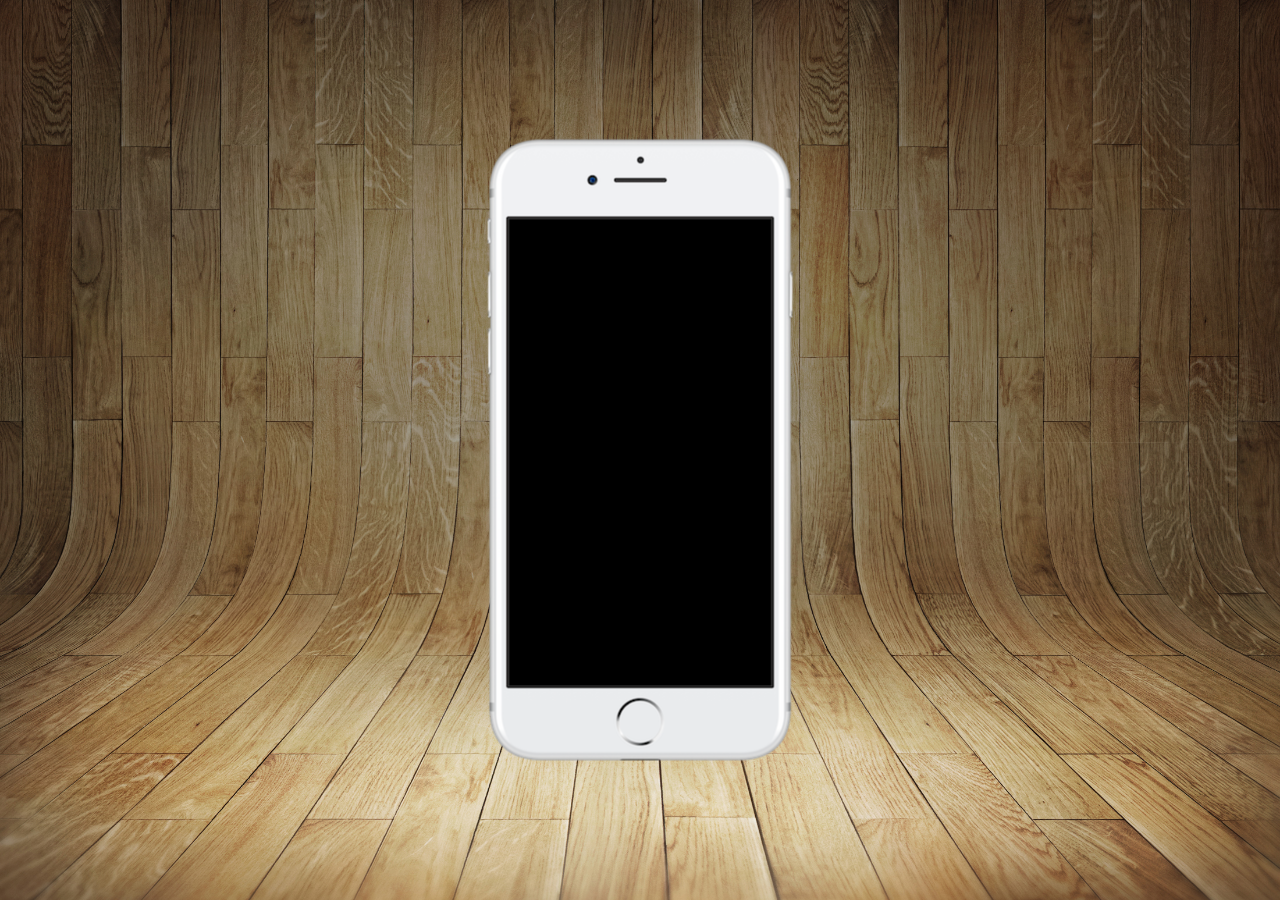
<file: index.html>
<!DOCTYPE html>
<html lang="pt-br">
<head>
    <meta charset="UTF-8">
    <meta http-equiv="X-UA-Compatible" content="IE=edge">
    <meta name="viewport" content="width=device-width, initial-scale=1.0">
    <title>Projeto Redes Sociais</title>
    <link rel="shortcut icon" href="favicon.ico" type="image/x-icon">
    <link rel="stylesheet" href="estilos/style.css">
</head>
<body>
    <main>
        <section id="telefone">

        </section>
        <section id="redes-sociais">

        </section>
    </main>
</body>
</html>
</file>
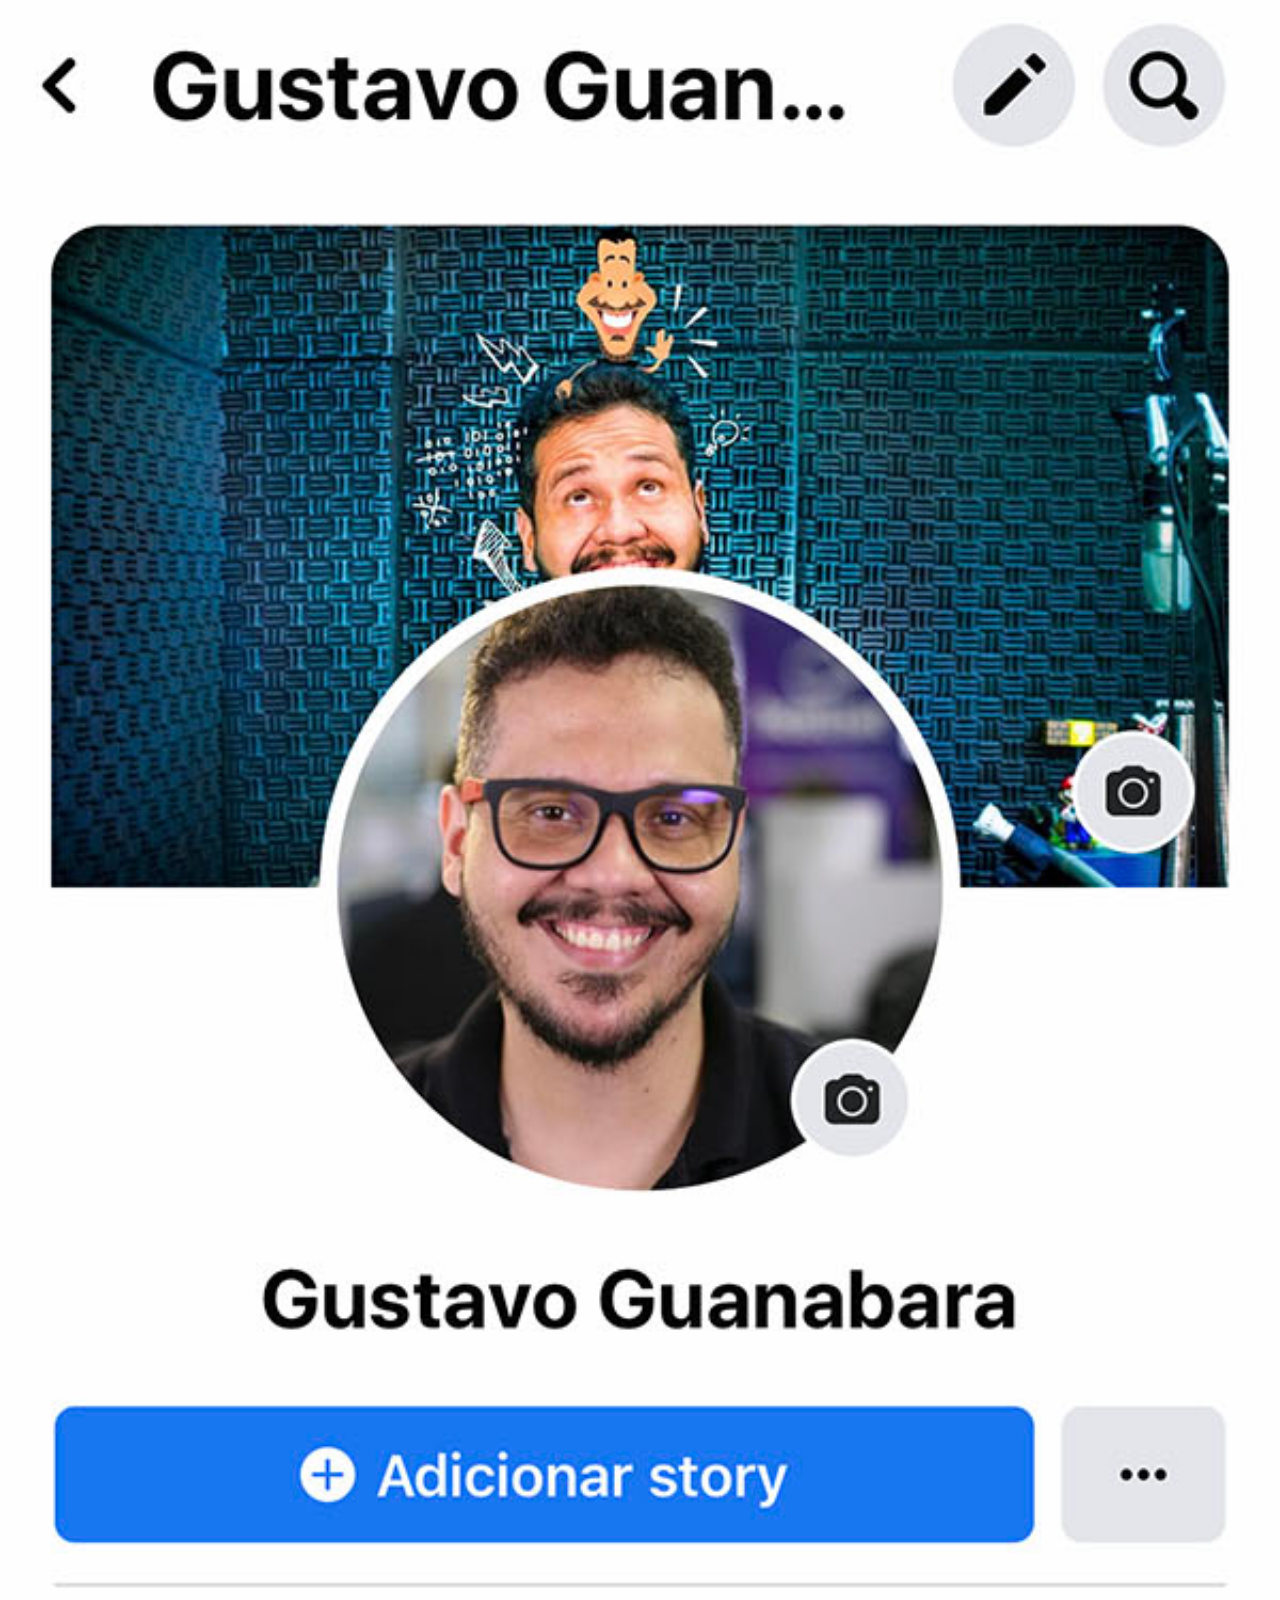
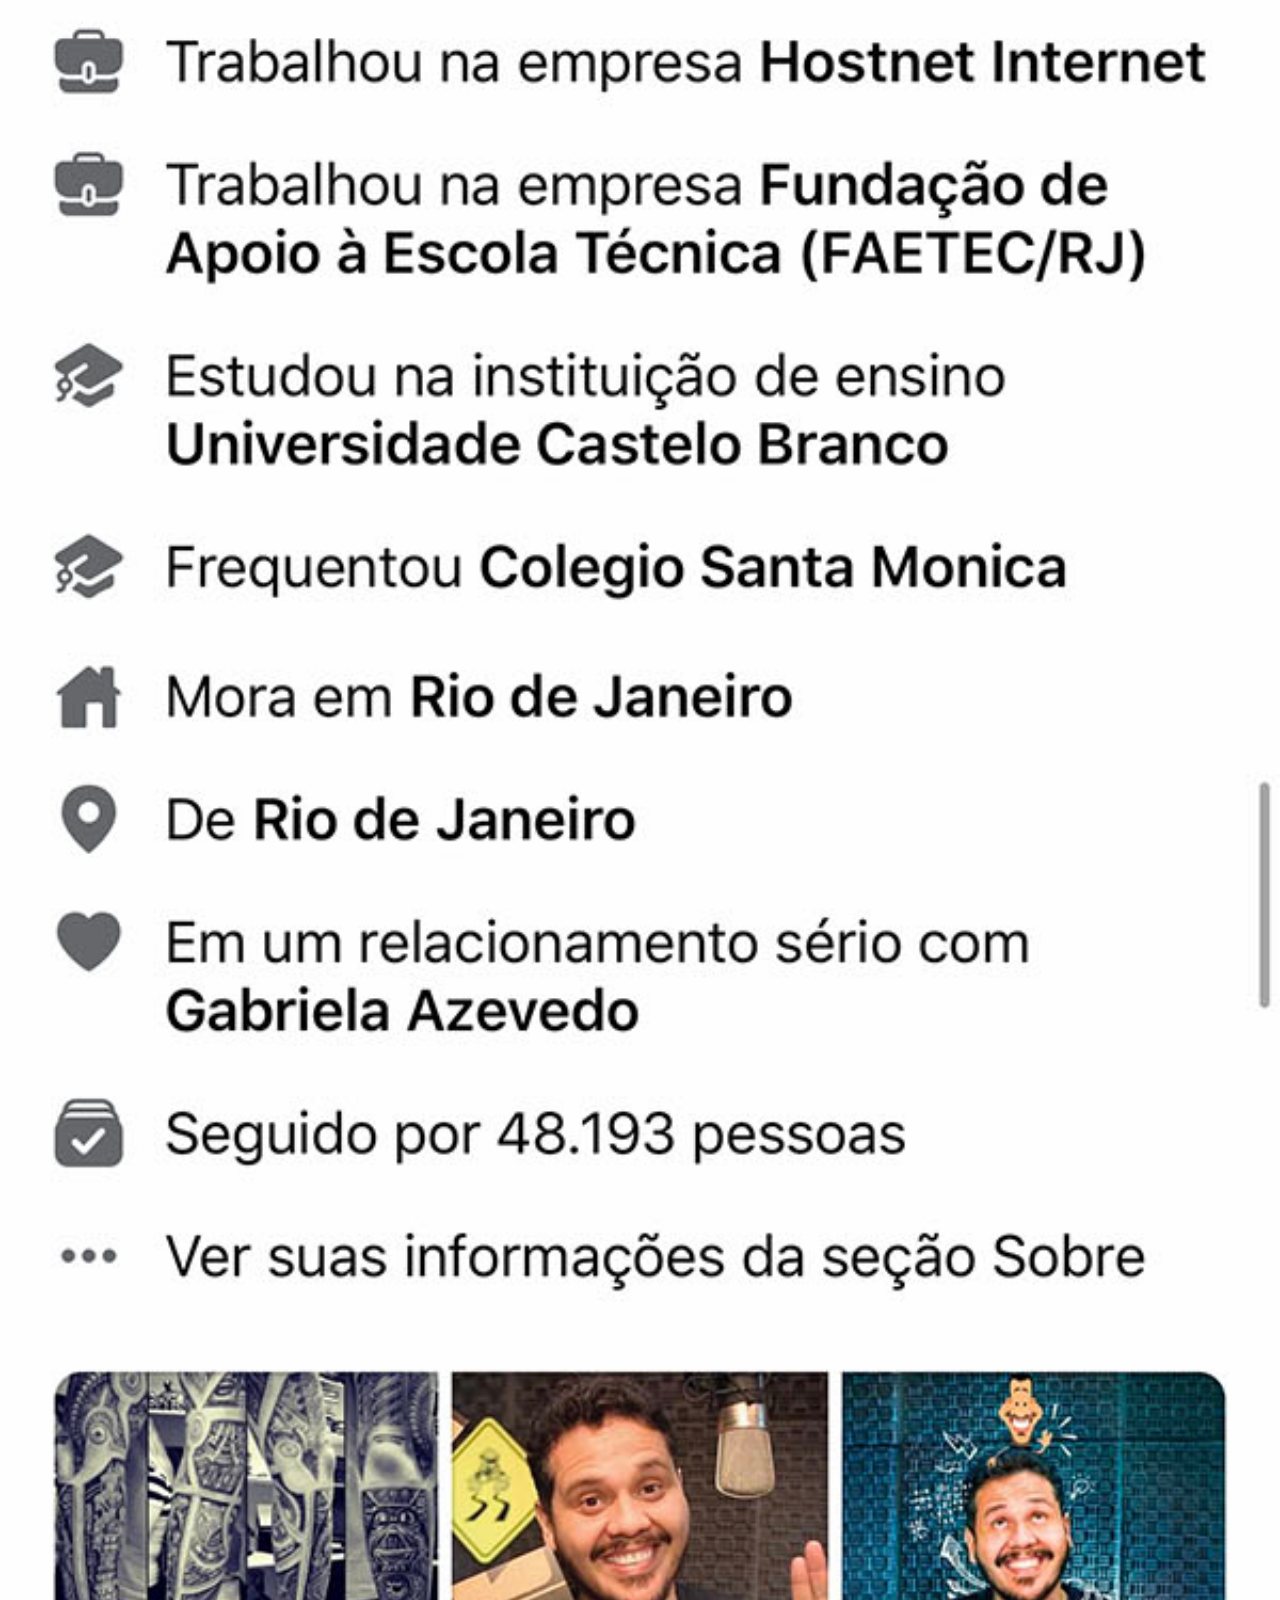
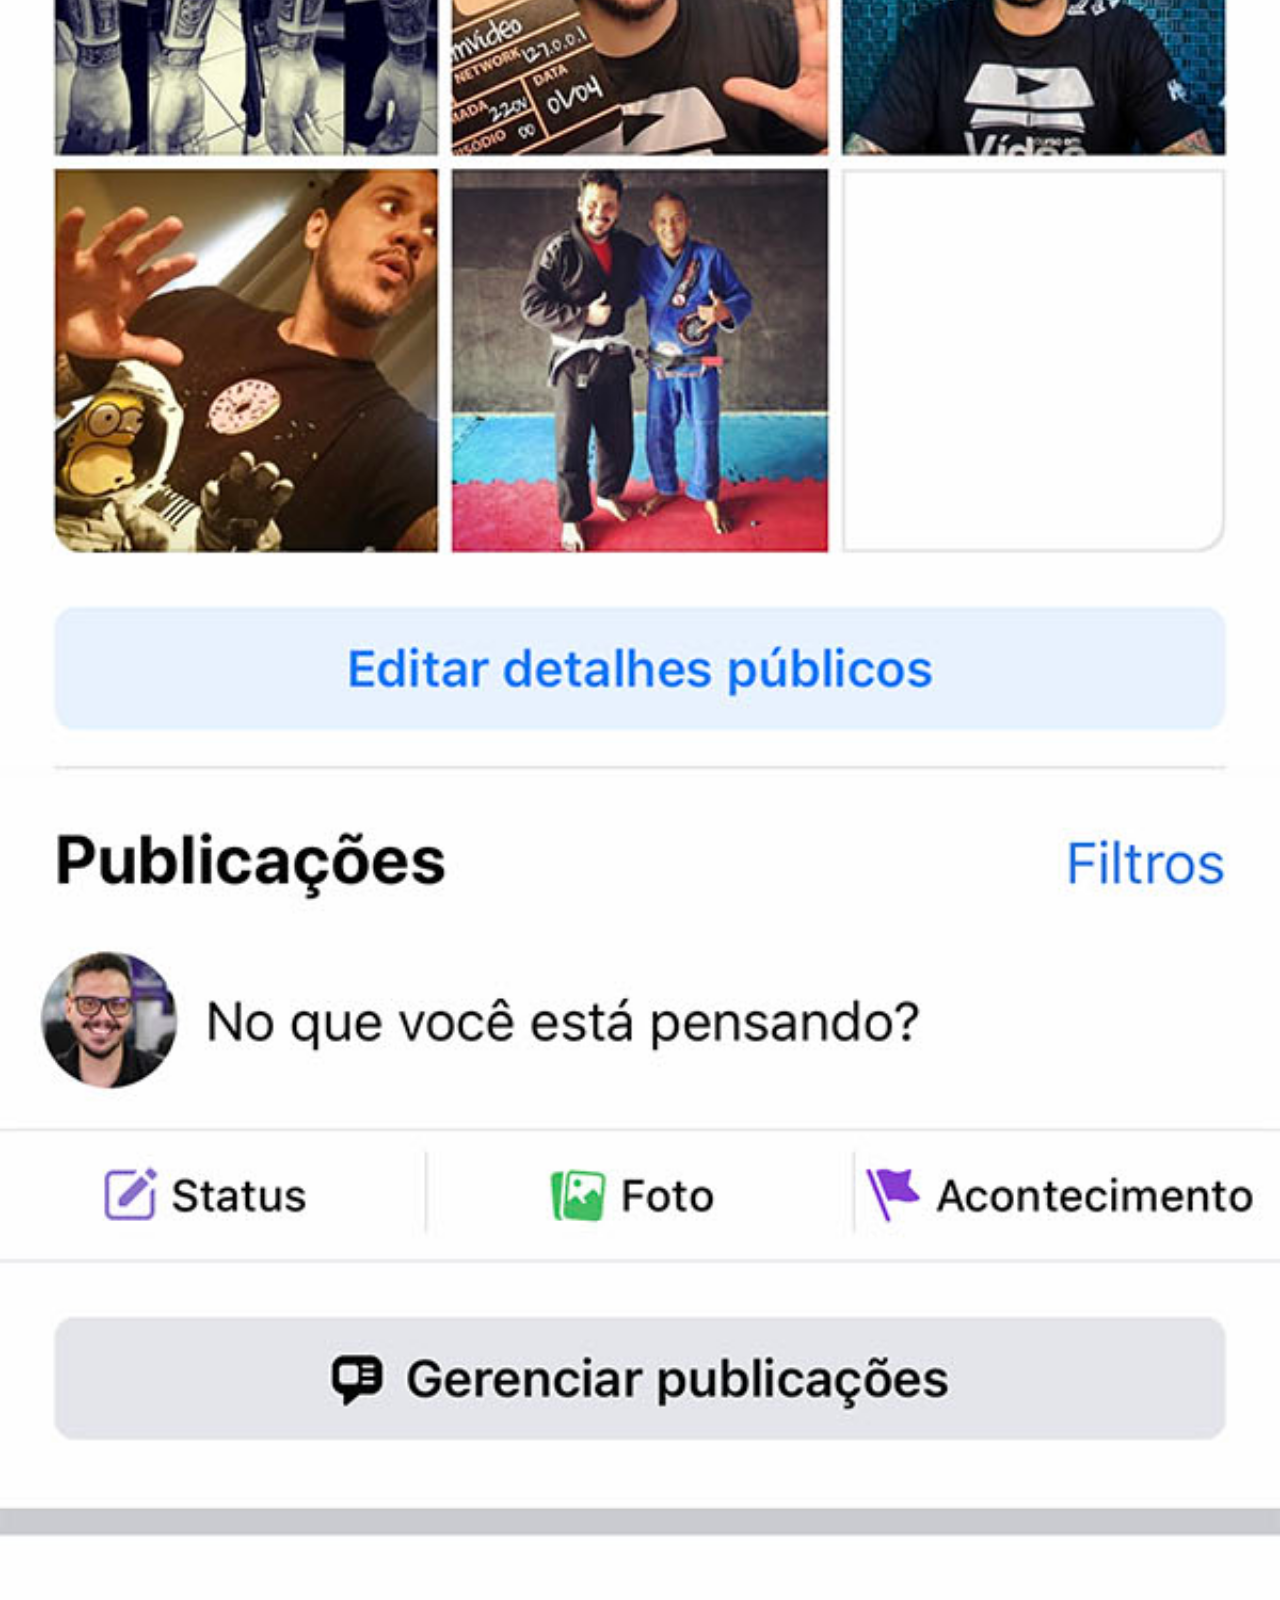
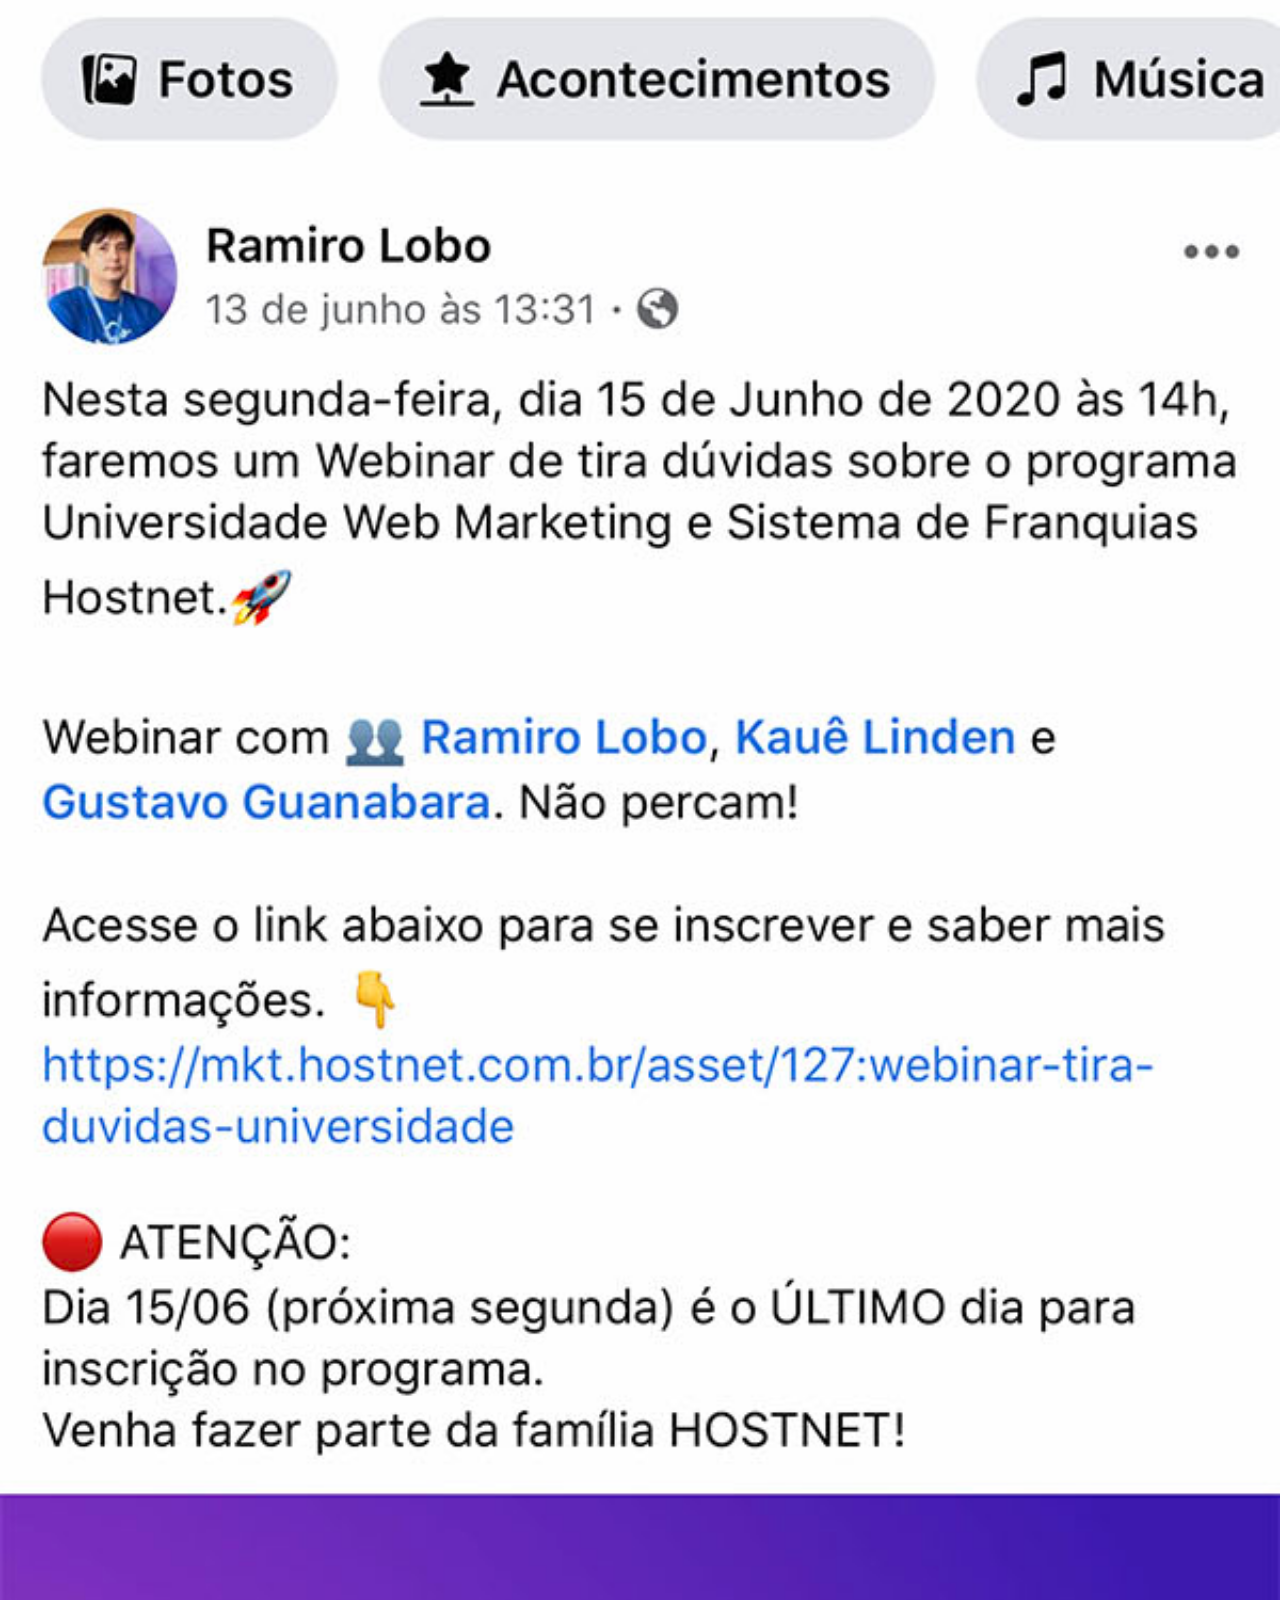
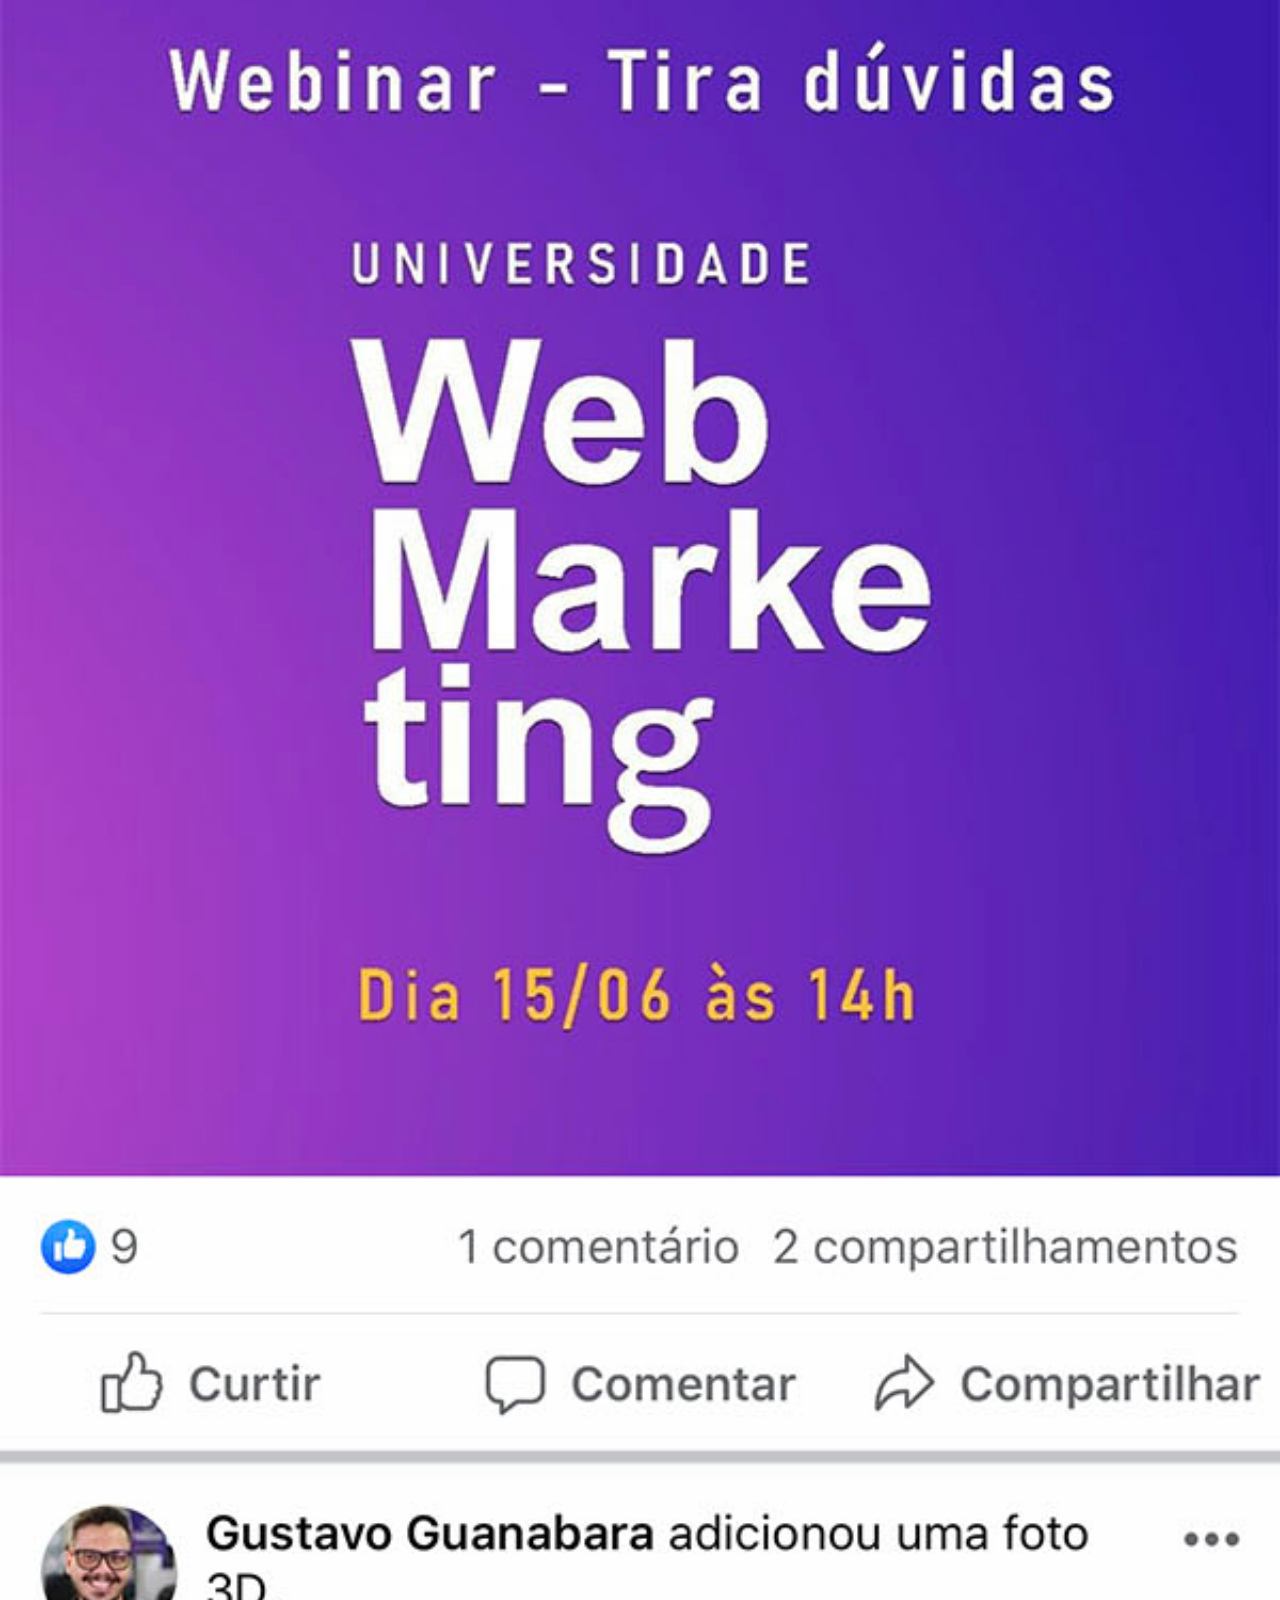
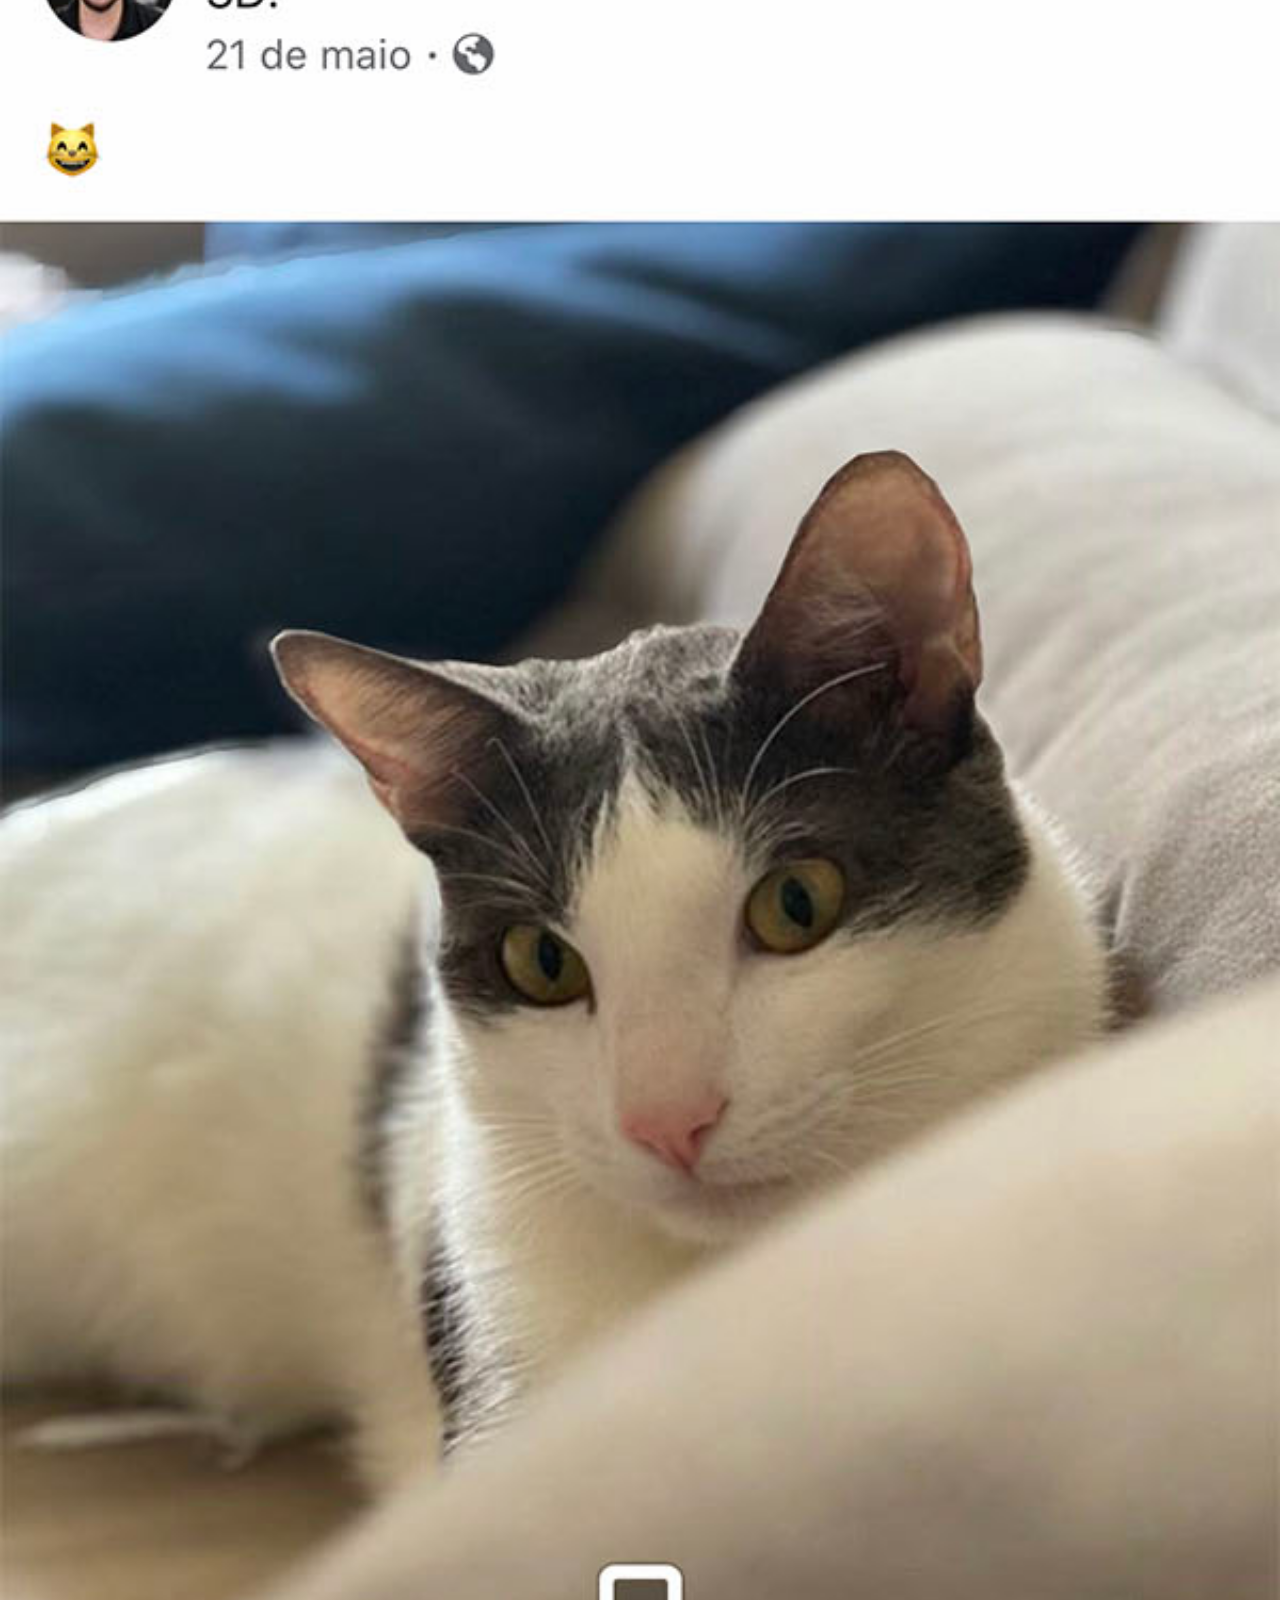
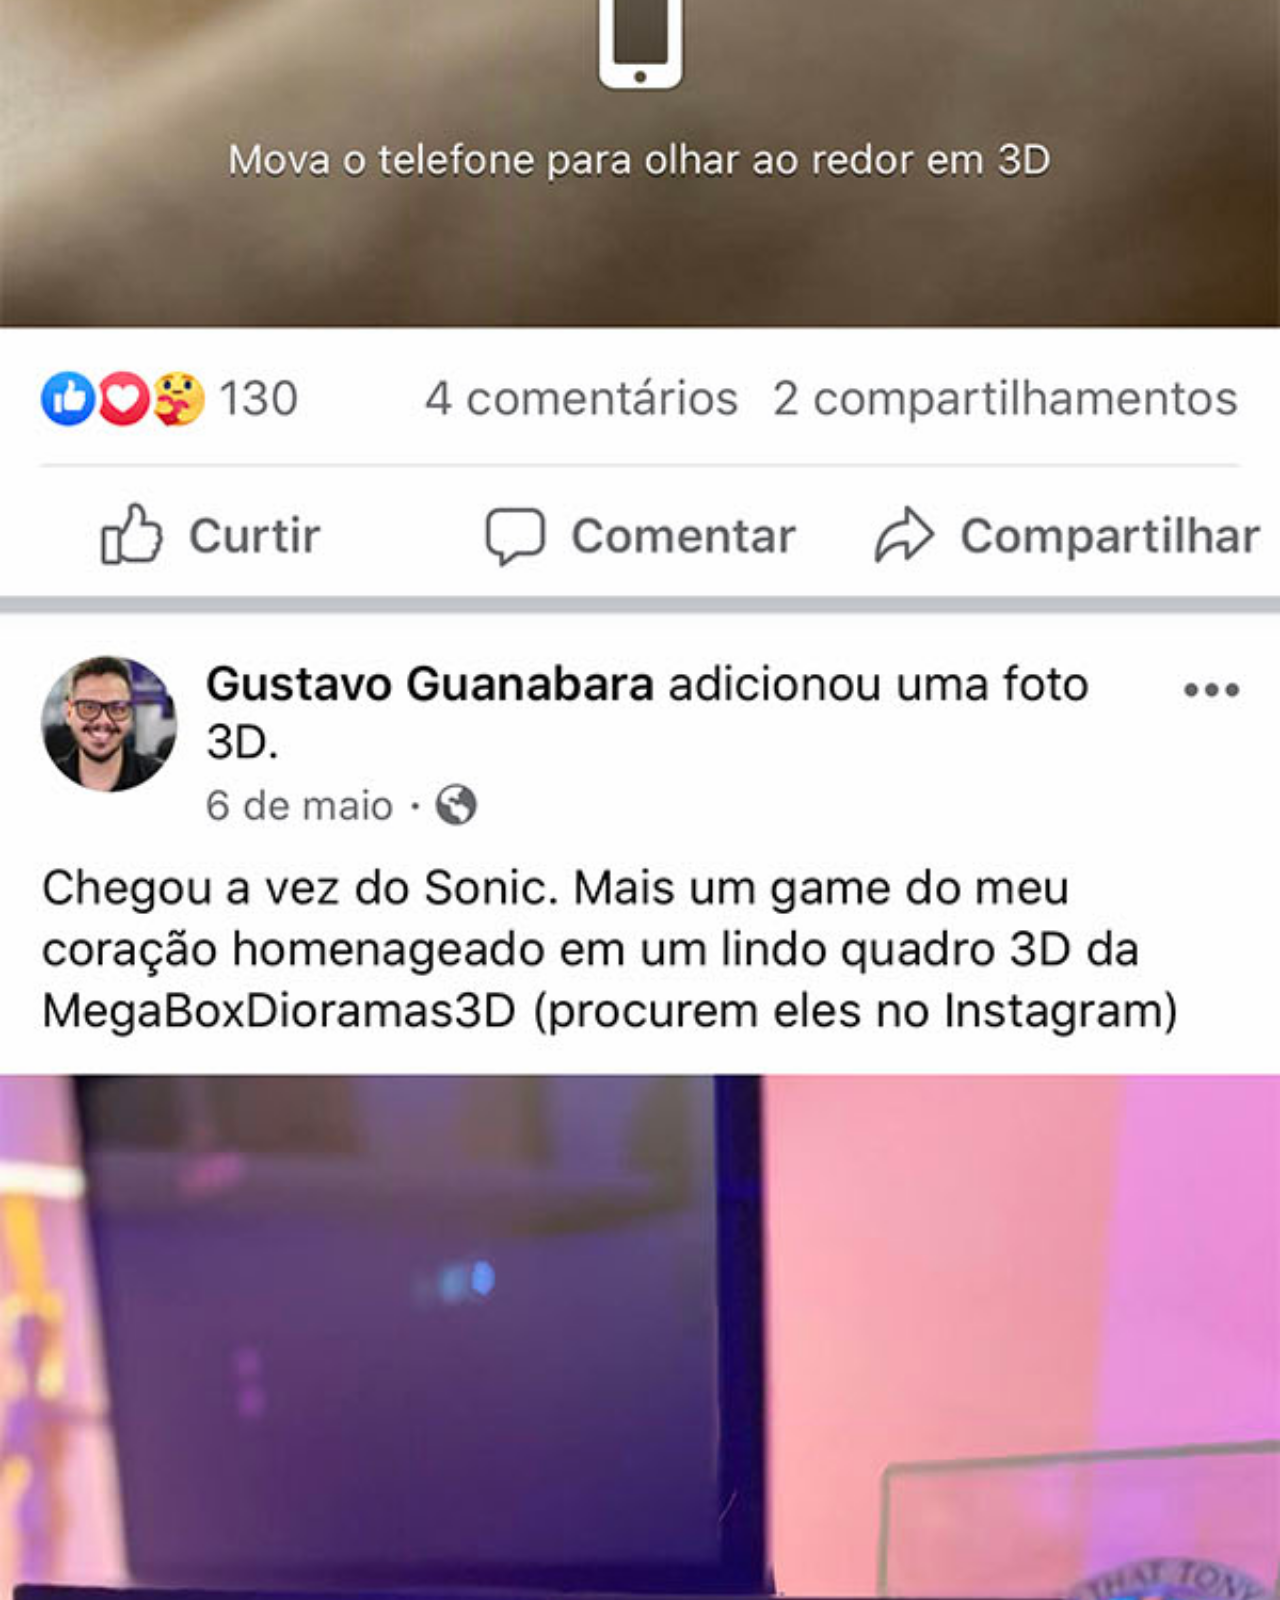
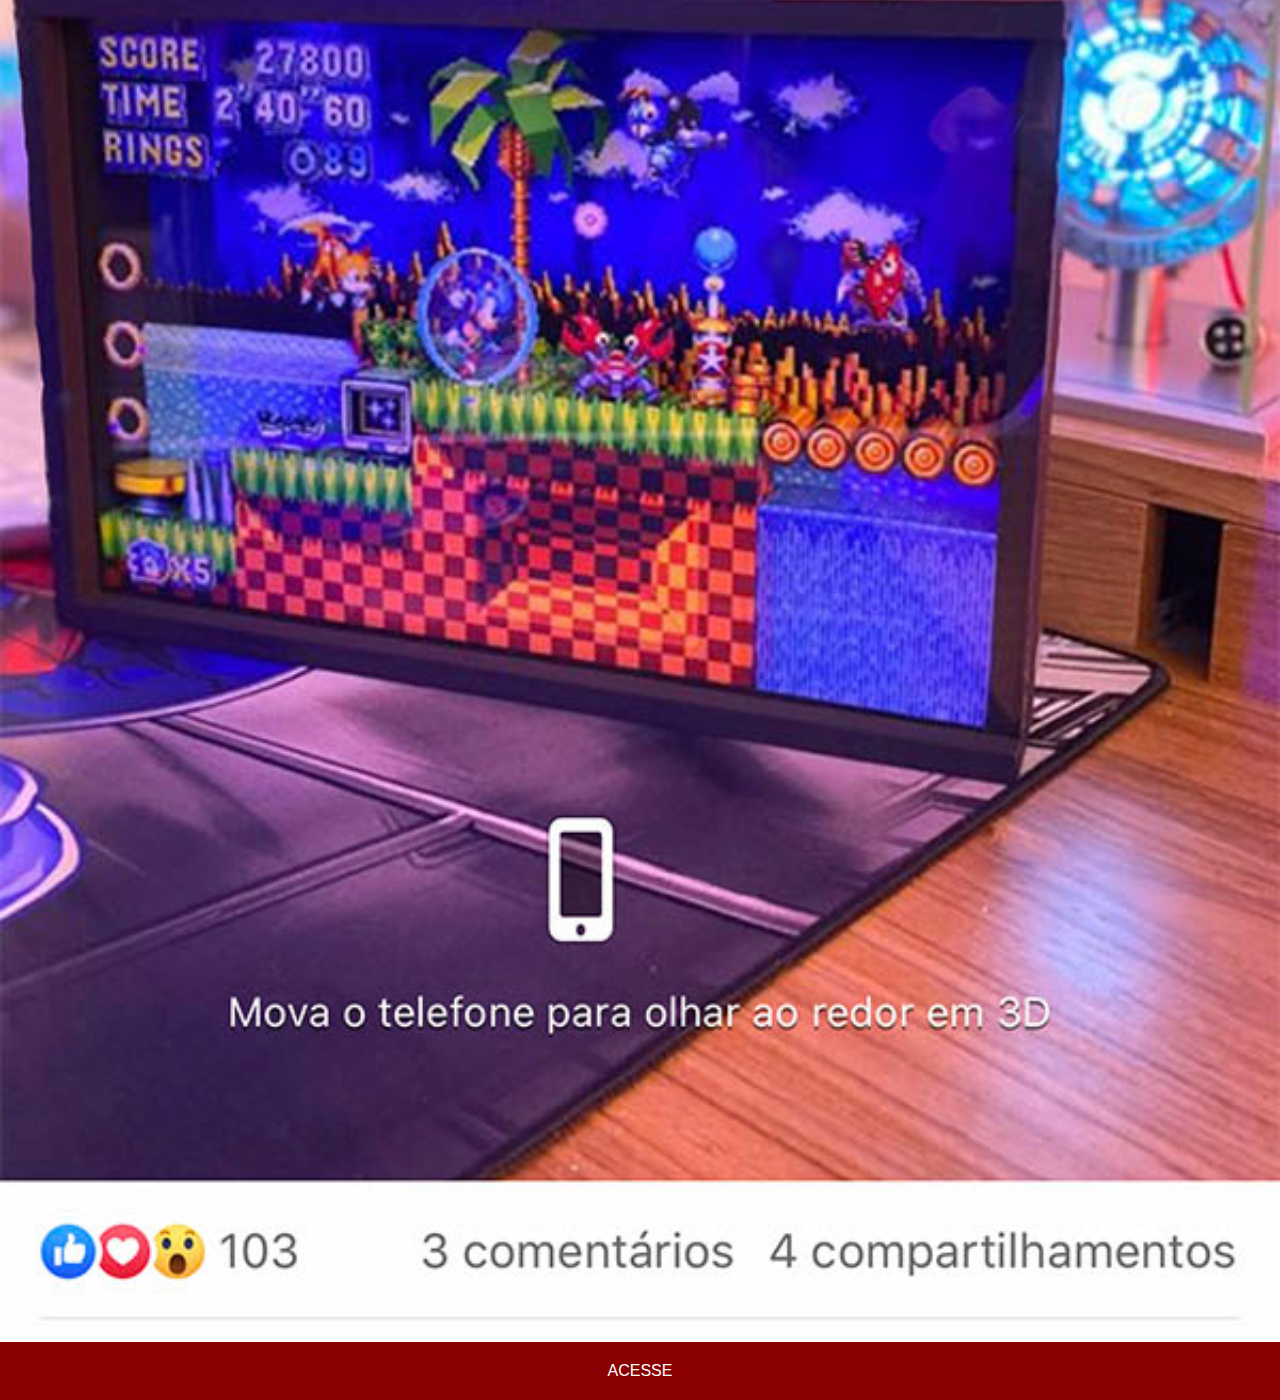
<file: facebook.html>
<!DOCTYPE html>
<html lang="pt-br">
<head>
    <meta charset="UTF-8">
    <meta http-equiv="X-UA-Compatible" content="IE=edge">
    <meta name="viewport" content="width=device-width, initial-scale=1.0">
    <title>Twitter</title>
    <link rel="stylesheet" href="estilos/social.css">
</head>
<body>
    <img src="imagens/tela-facebook.jpg" alt="Facebook">
    <a href="https://www.facebook.com/gustavoguanabara/" target="_blank">ACESSE</a>
</body>
</html>
</file>
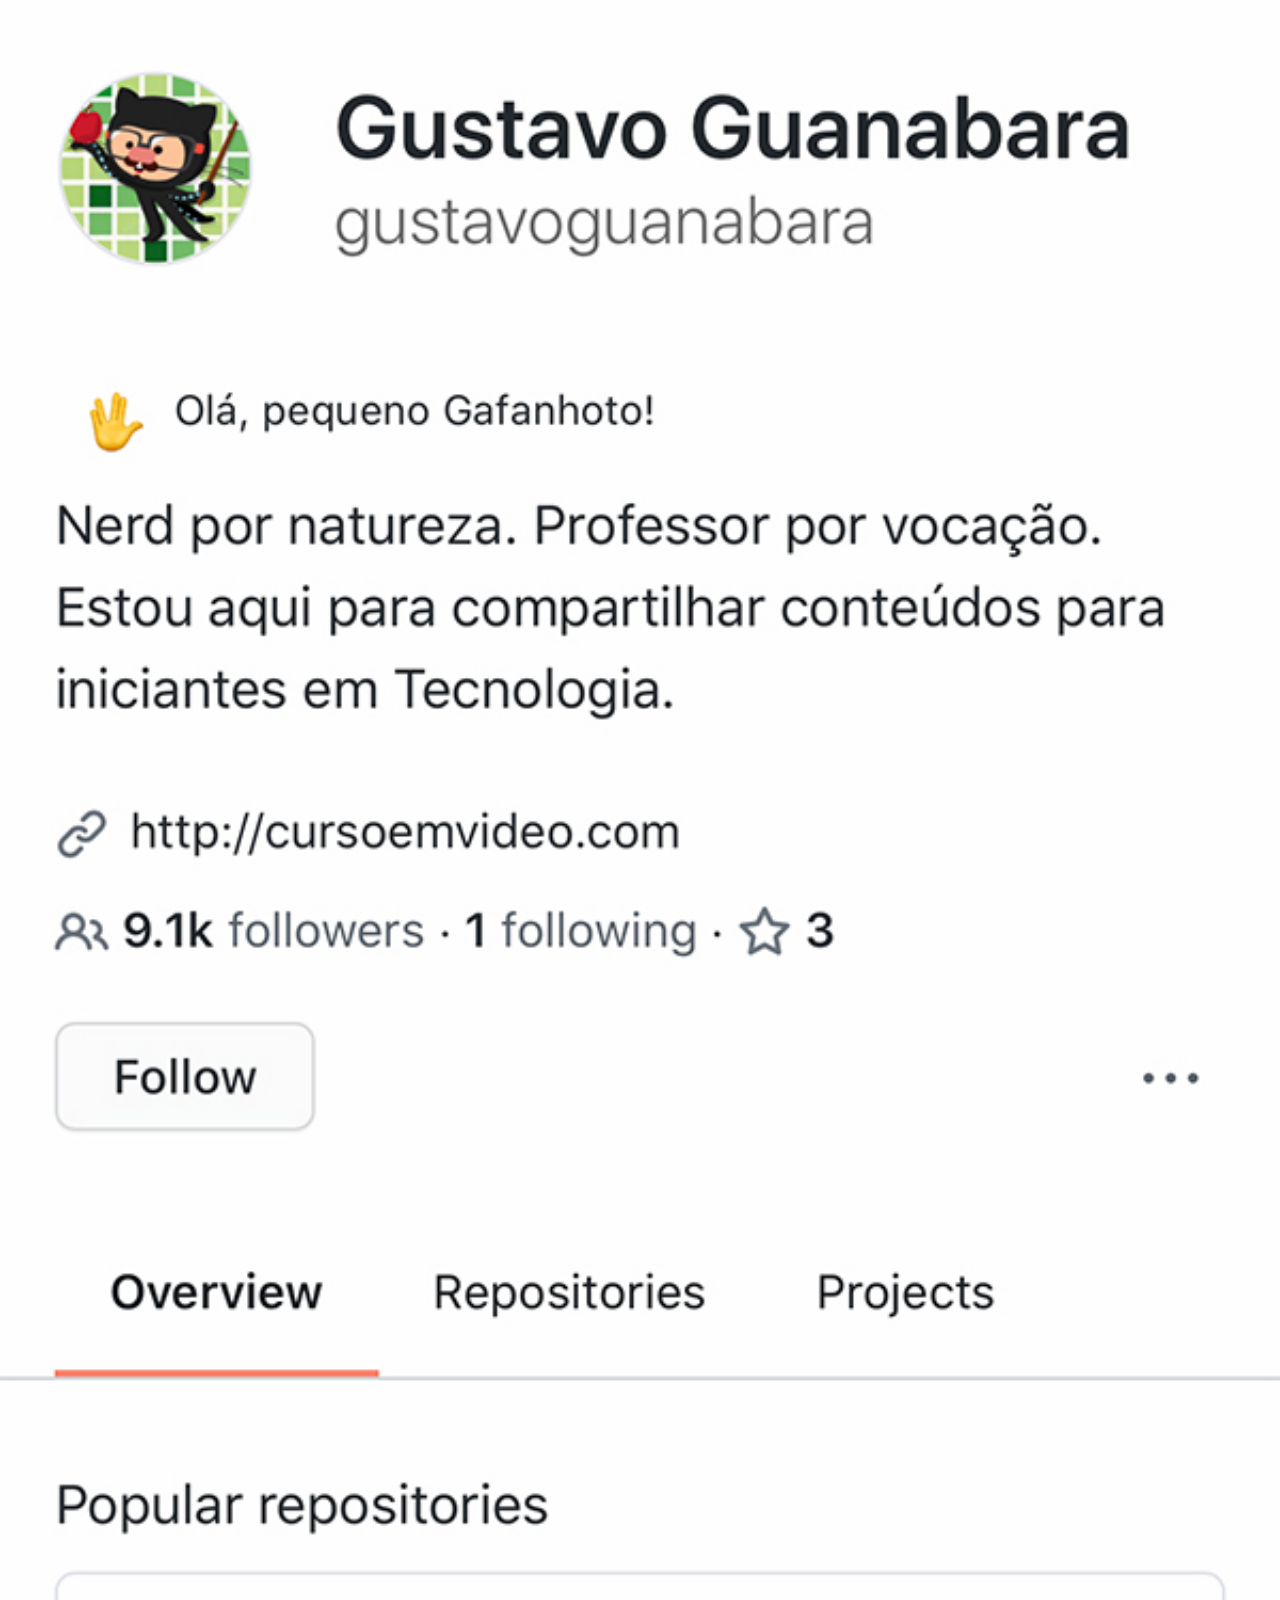
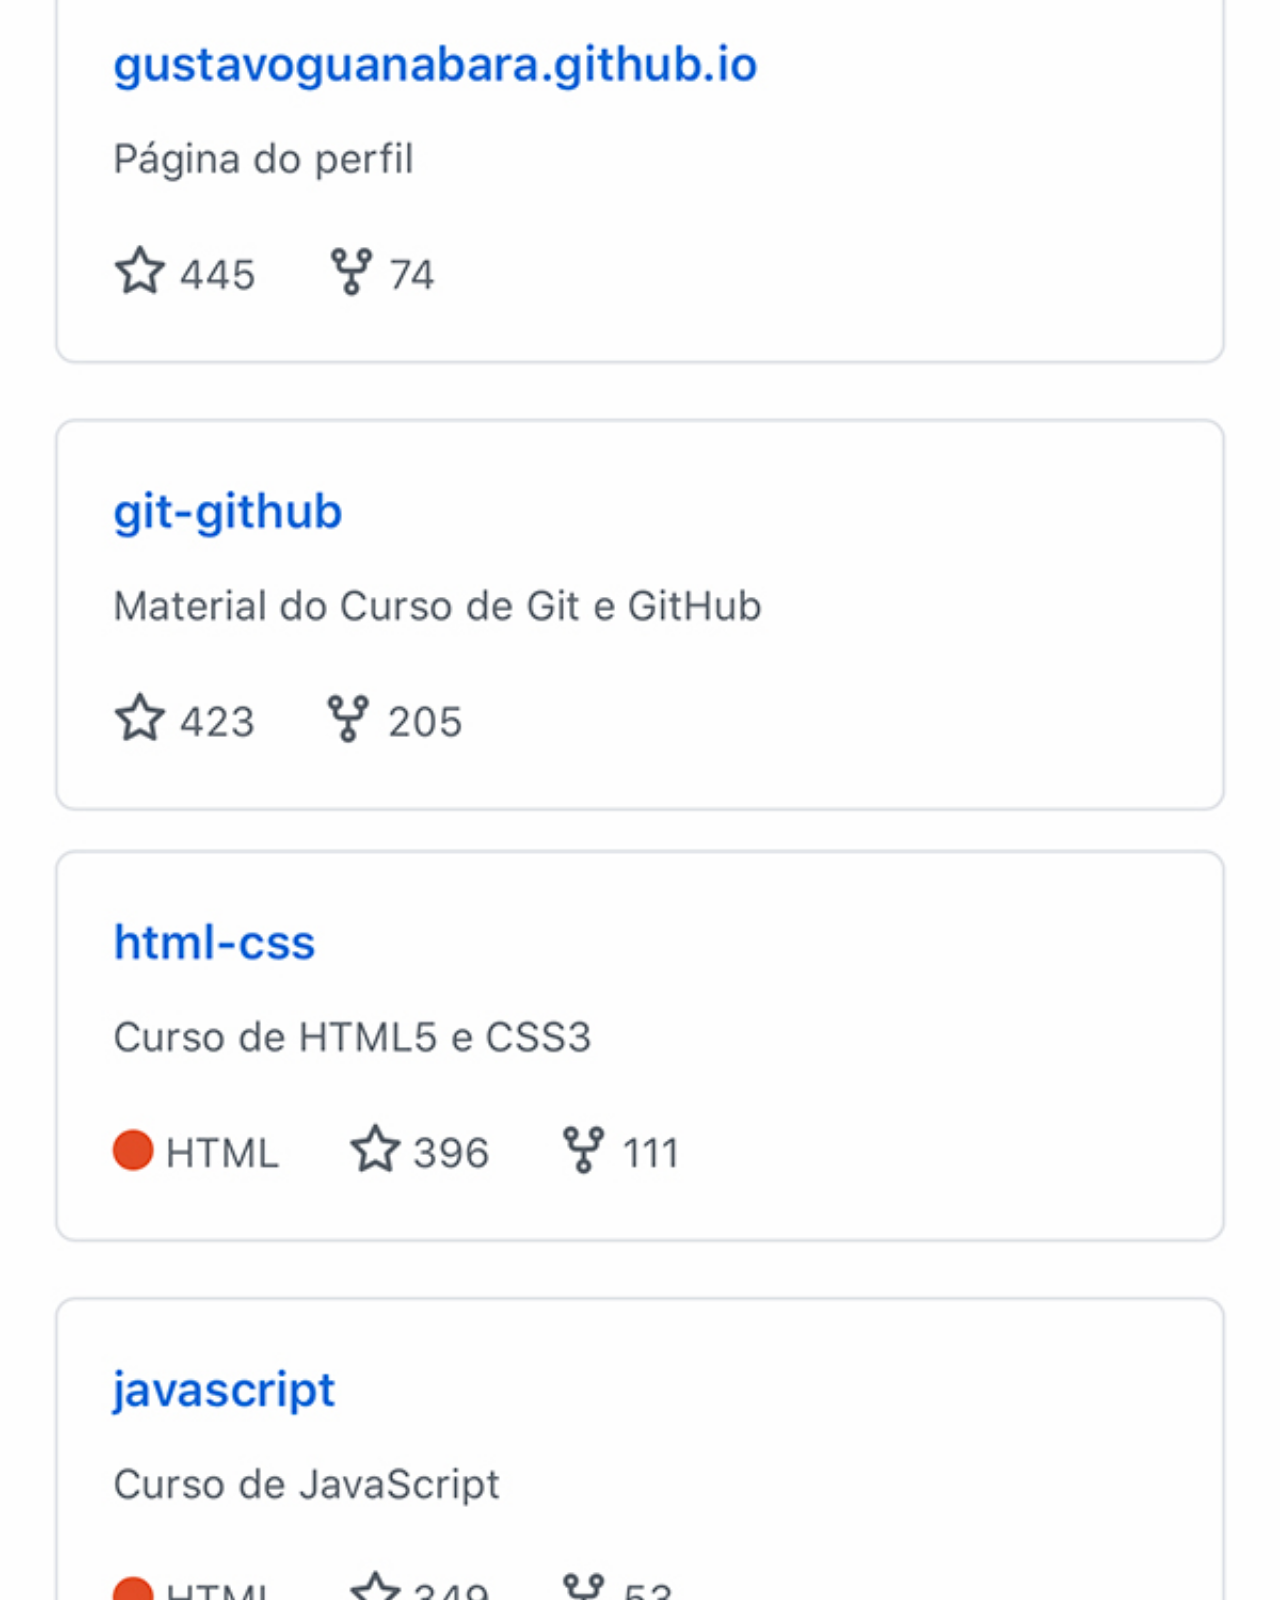
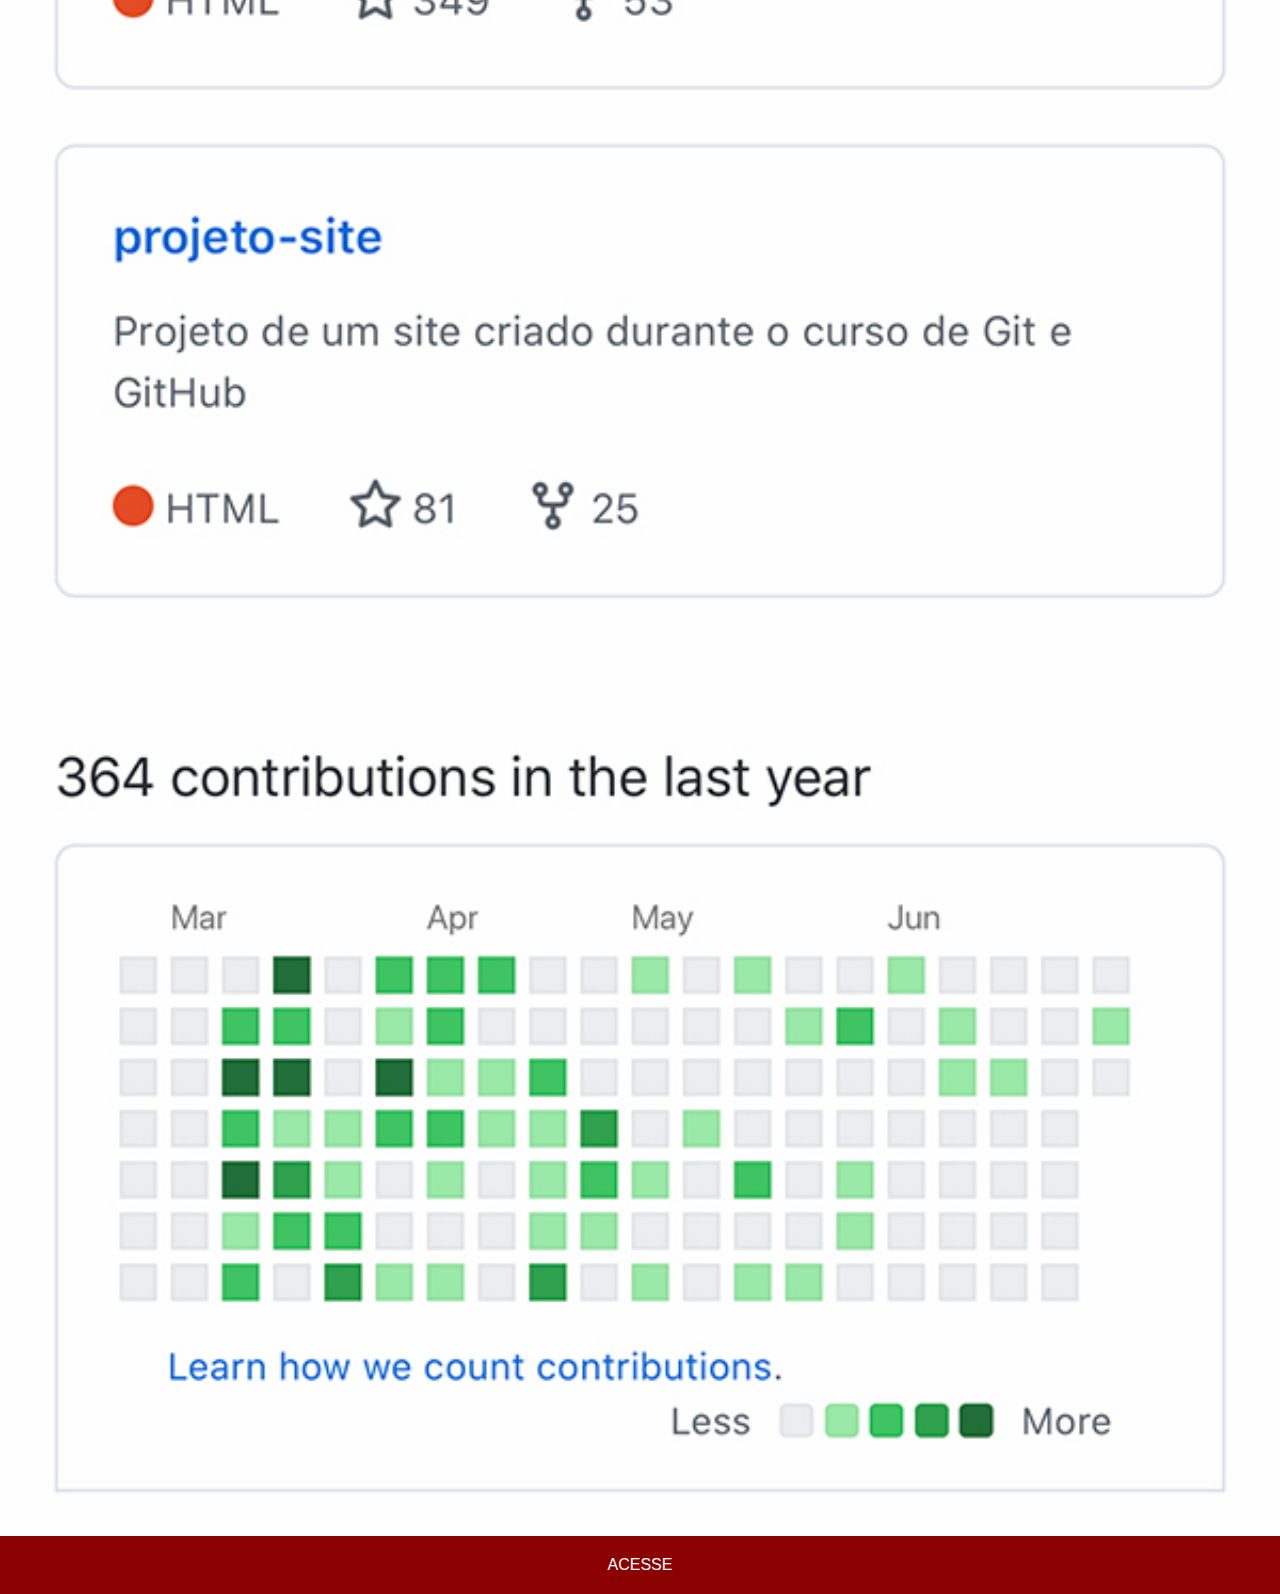
<file: github.html>
<!DOCTYPE html>
<html lang="pt-br">
<head>
    <meta charset="UTF-8">
    <meta http-equiv="X-UA-Compatible" content="IE=edge">
    <meta name="viewport" content="width=device-width, initial-scale=1.0">
    <title>GitHub</title>
    <link rel="stylesheet" href="estilos/social.css">
</head>
<body>
    <img src="imagens/tela-github.jpg" alt="GitHub">
    <a href="https://github.com/gustavoguanabara" target="_blank">ACESSE</a>
</body>
</html>
</file>
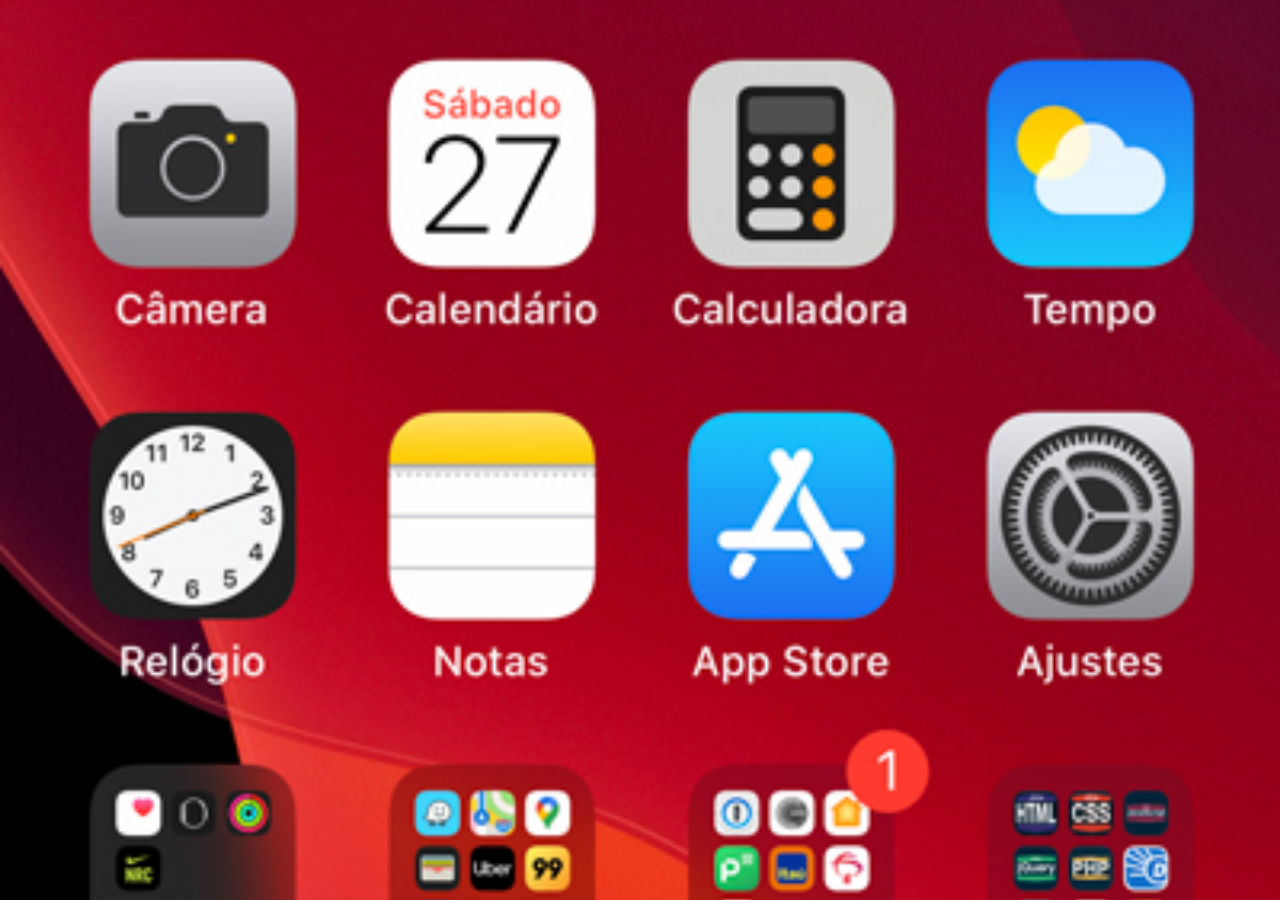
<file: home.html>
<!DOCTYPE html>
<html lang="pt-br">

<head>
    <meta charset="UTF-8">
    <meta http-equiv="X-UA-Compatible" content="IE=edge">
    <meta name="viewport" content="width=device-width, initial-scale=1.0">
    <title>Home</title>
</head>
<style>
    * {
        margin: 0px;
        padding: 0px;
    }

    body{
        width: 100vw;
        height: 100vh;
        background: black url(imagens/tela-home.jpg) top center/cover no-repeat;
    }
</style>

<body>

</body>

</html>
</file>
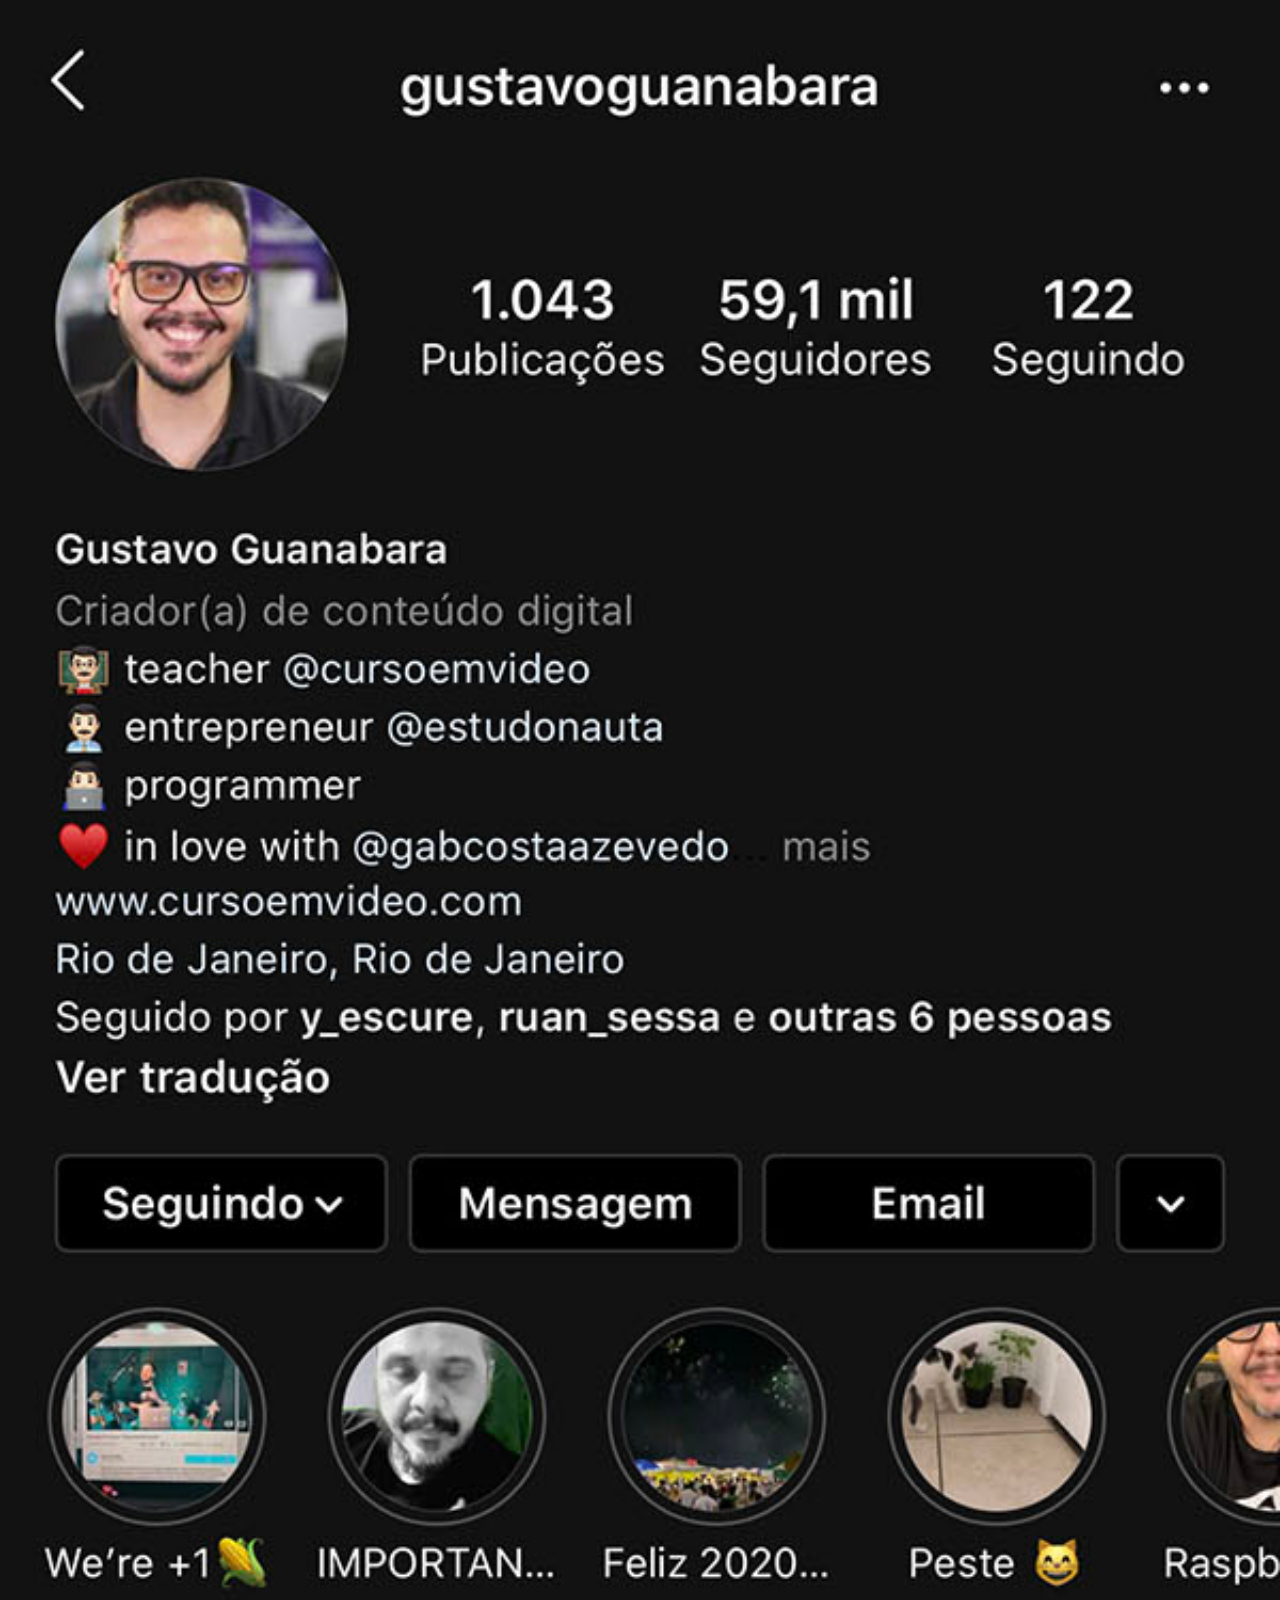
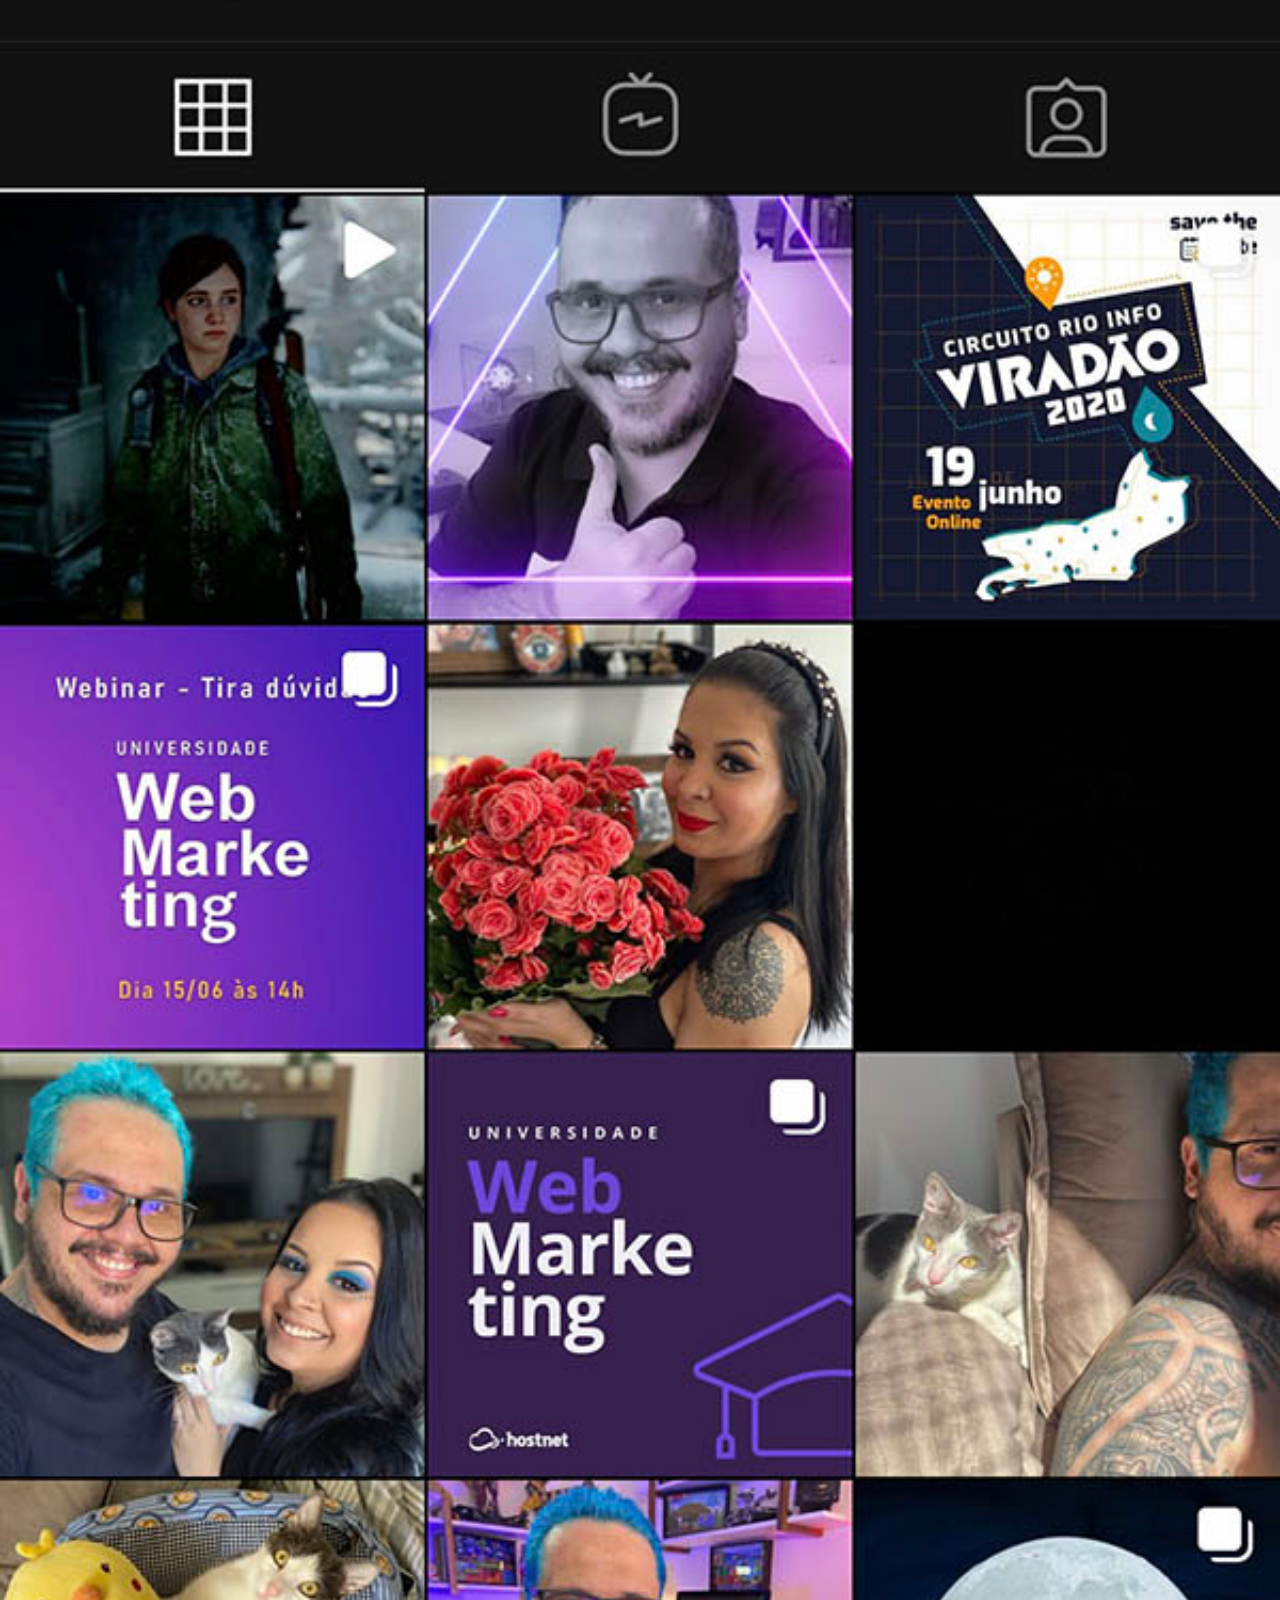
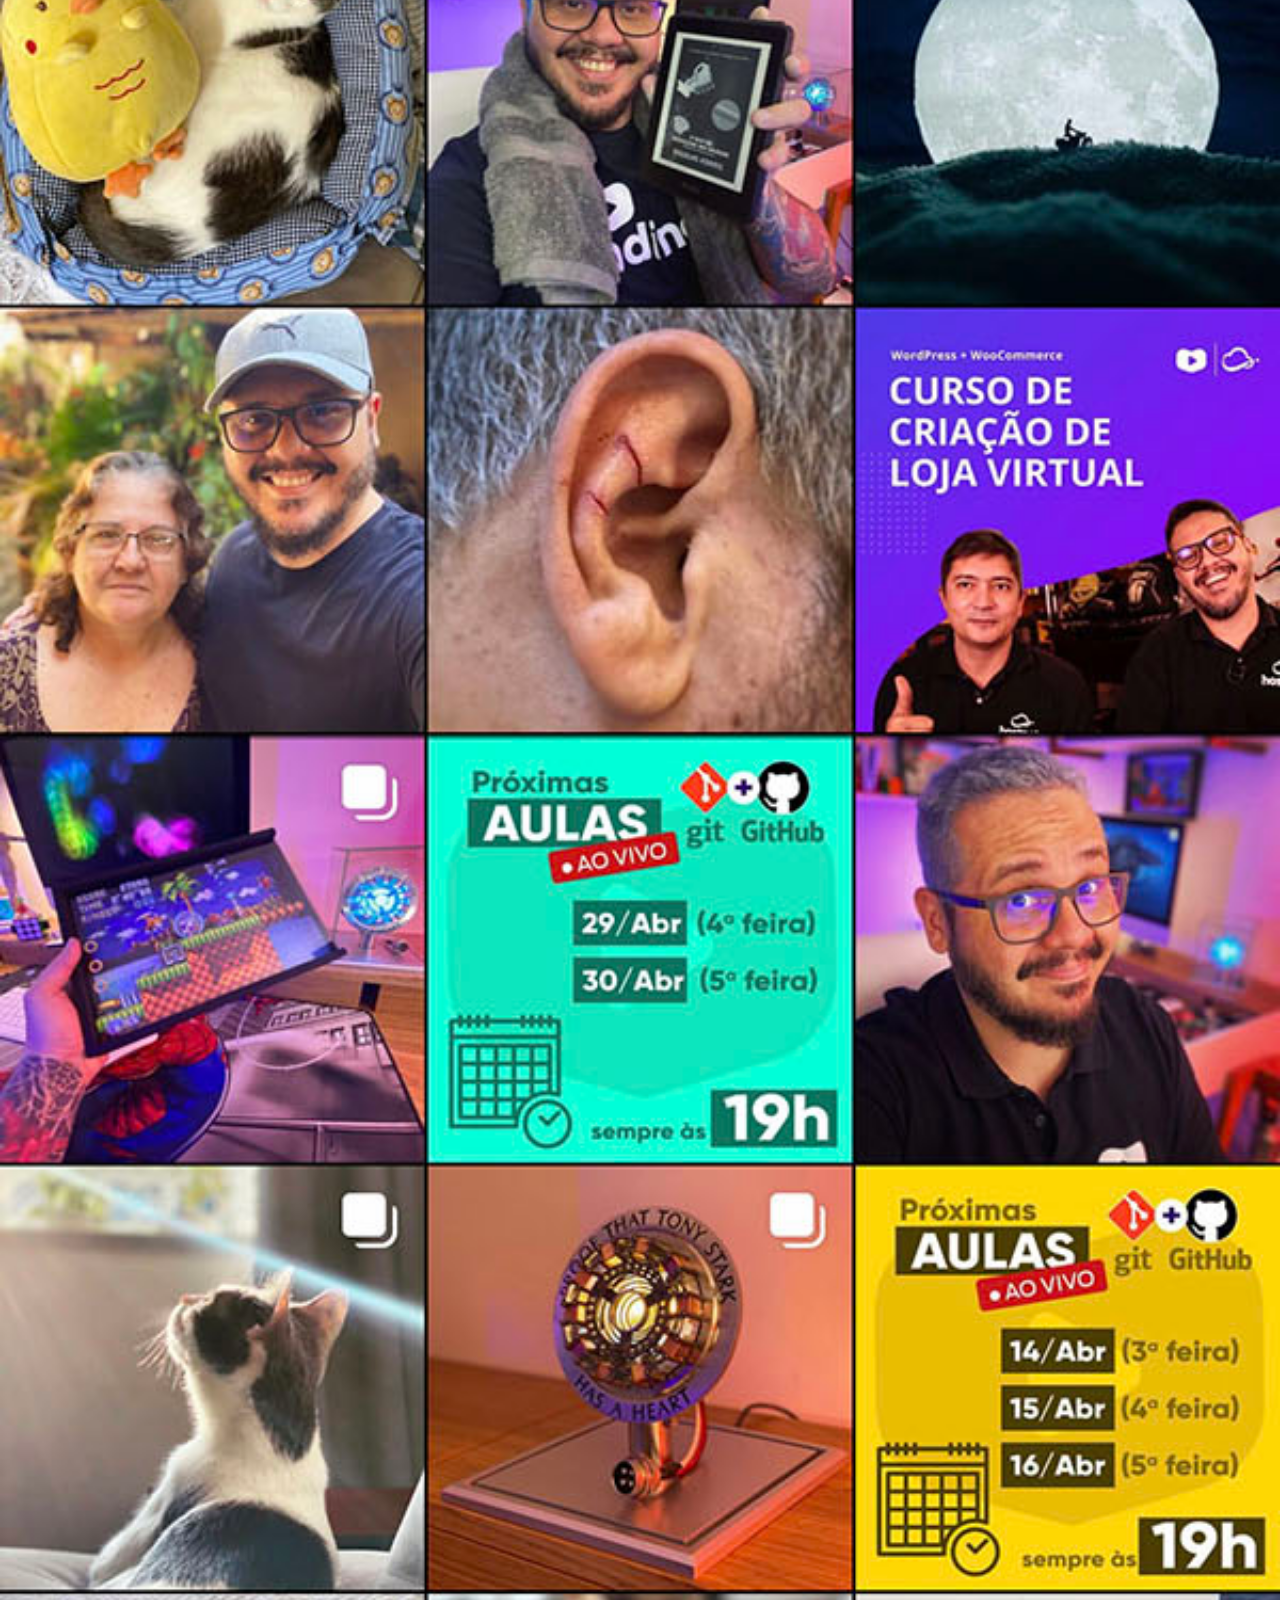
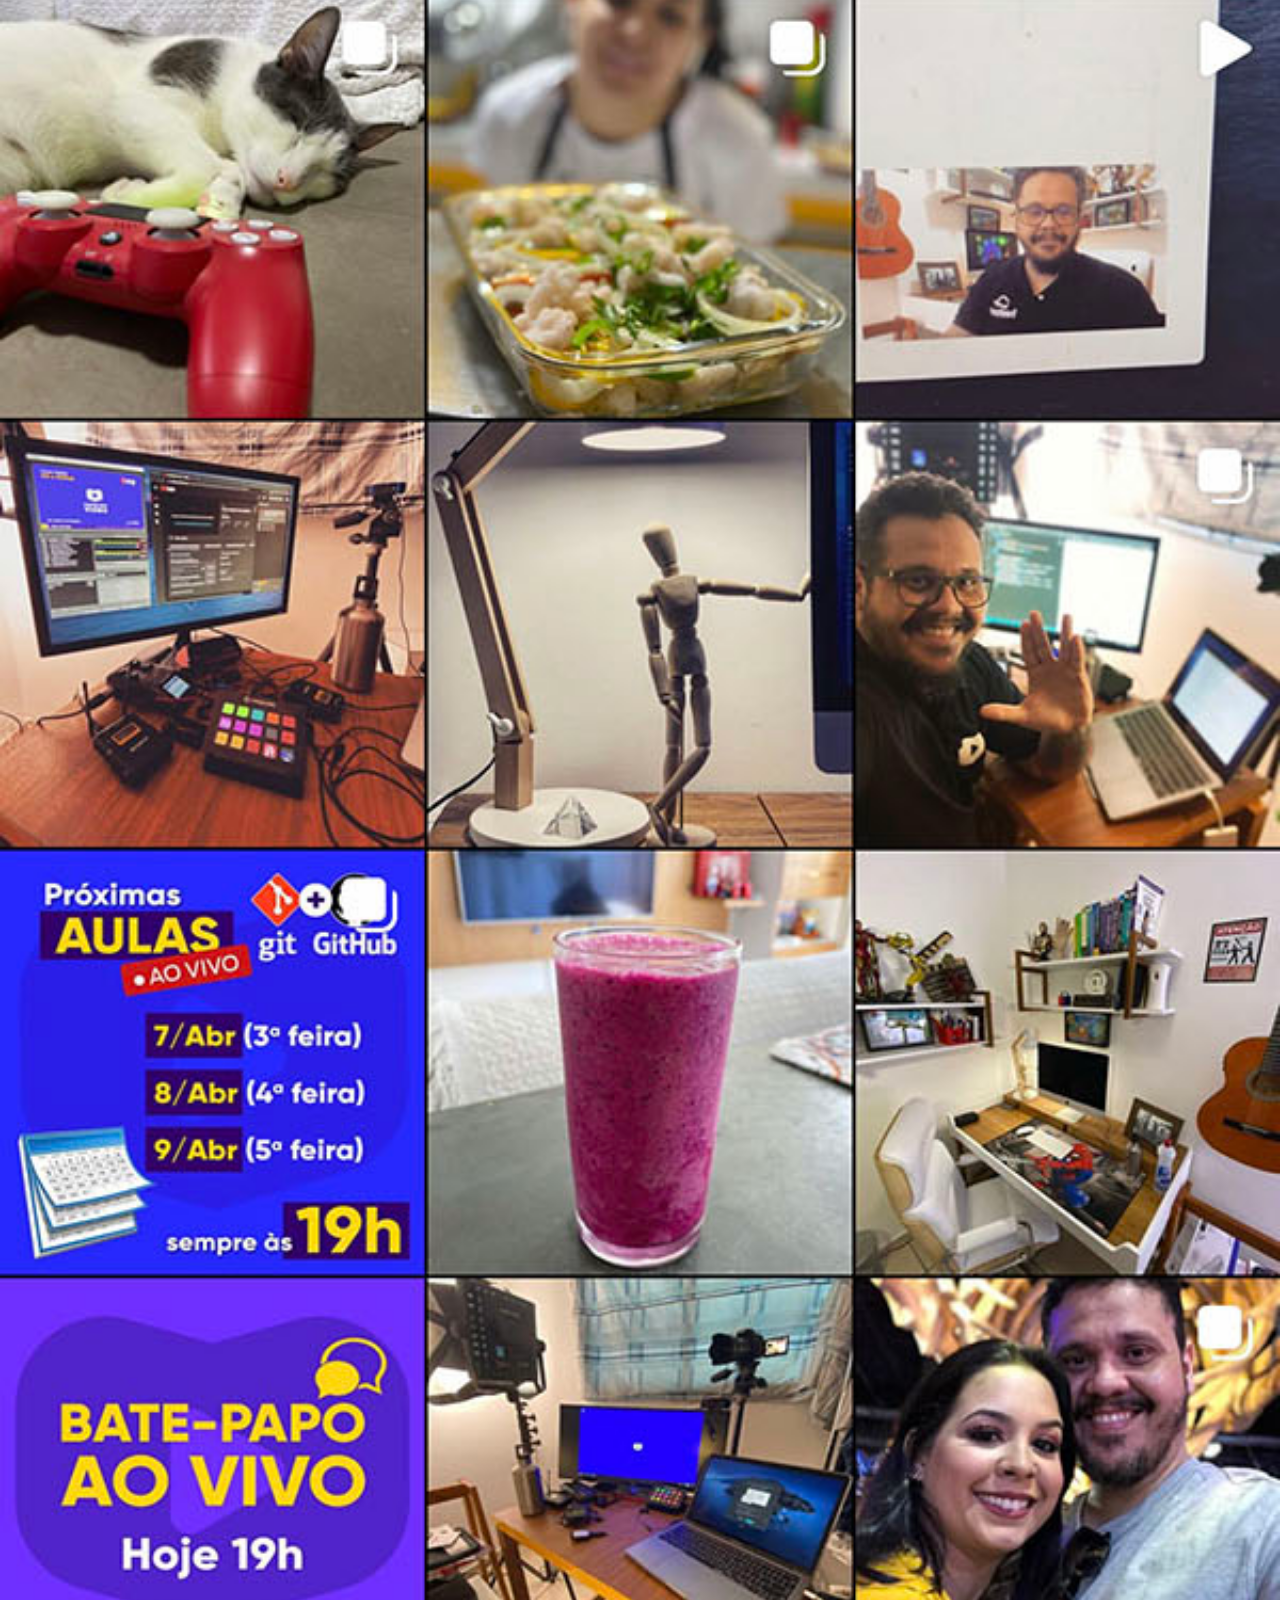
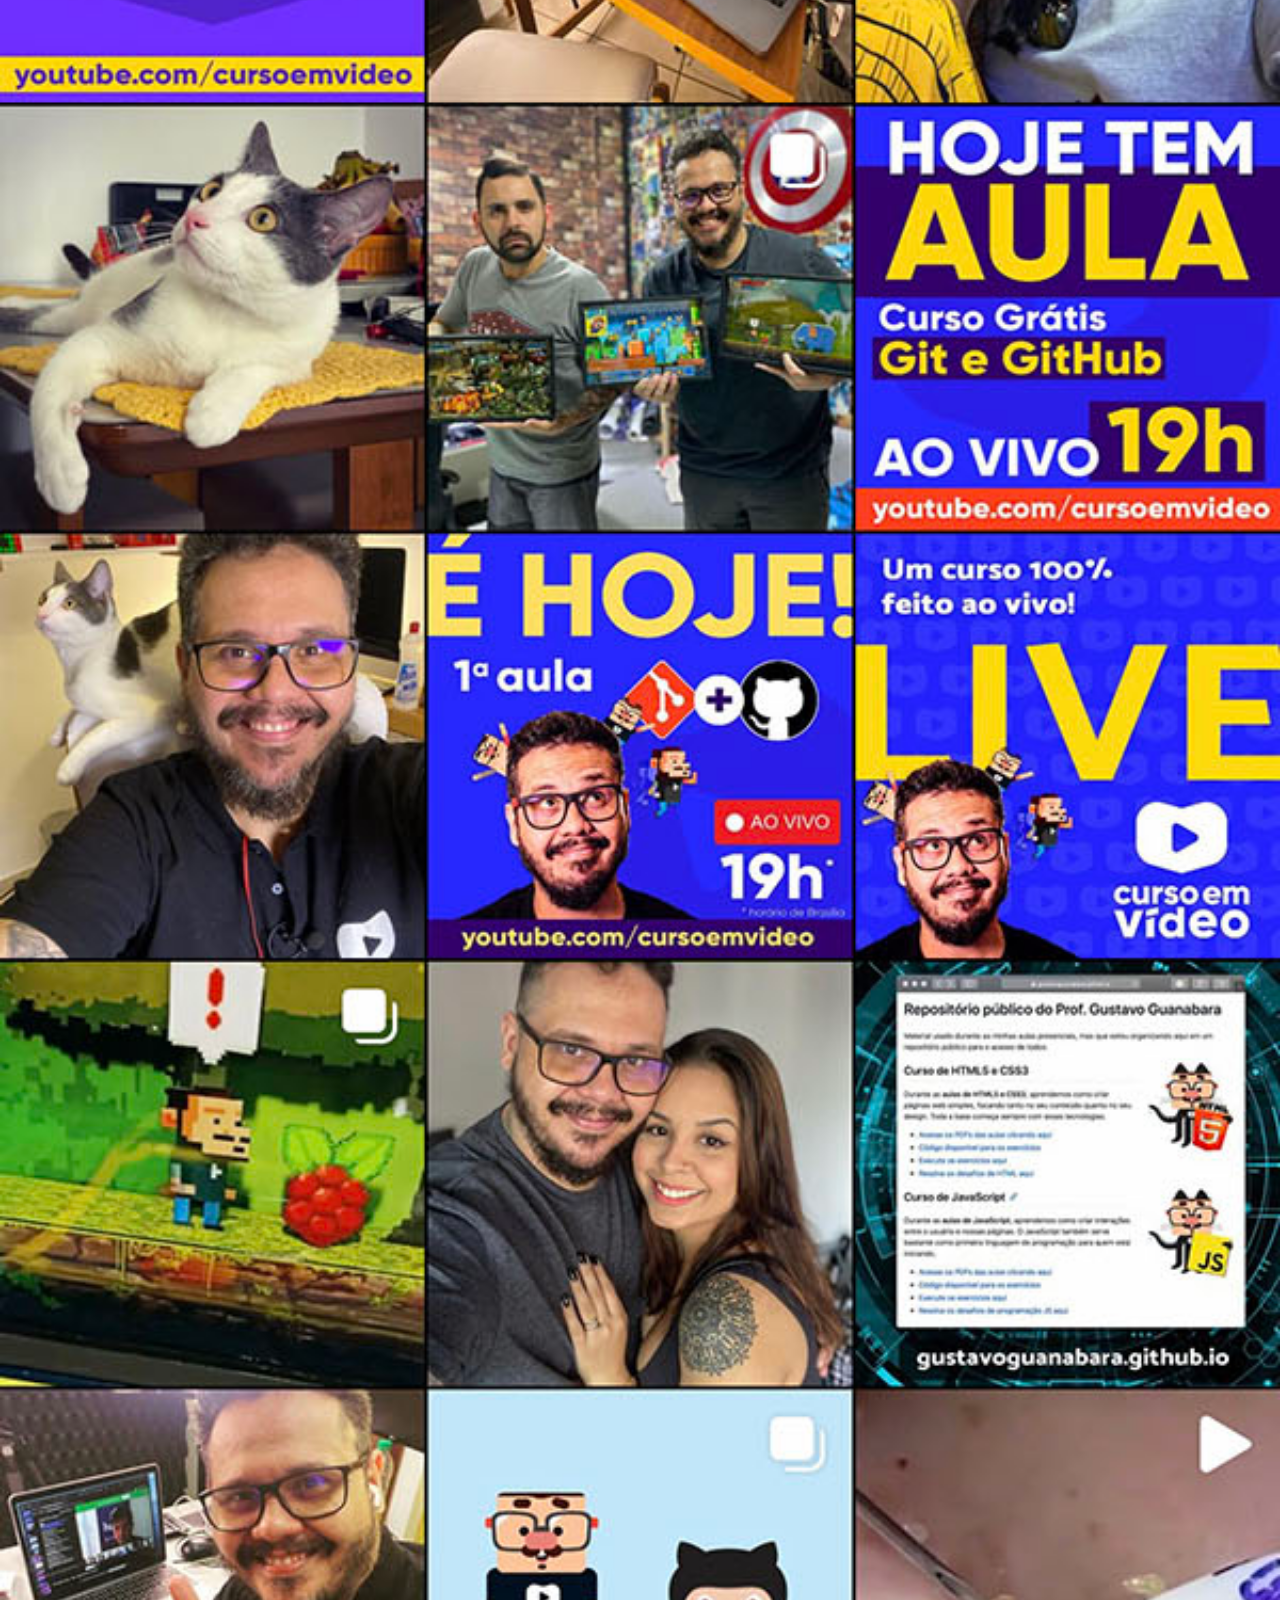
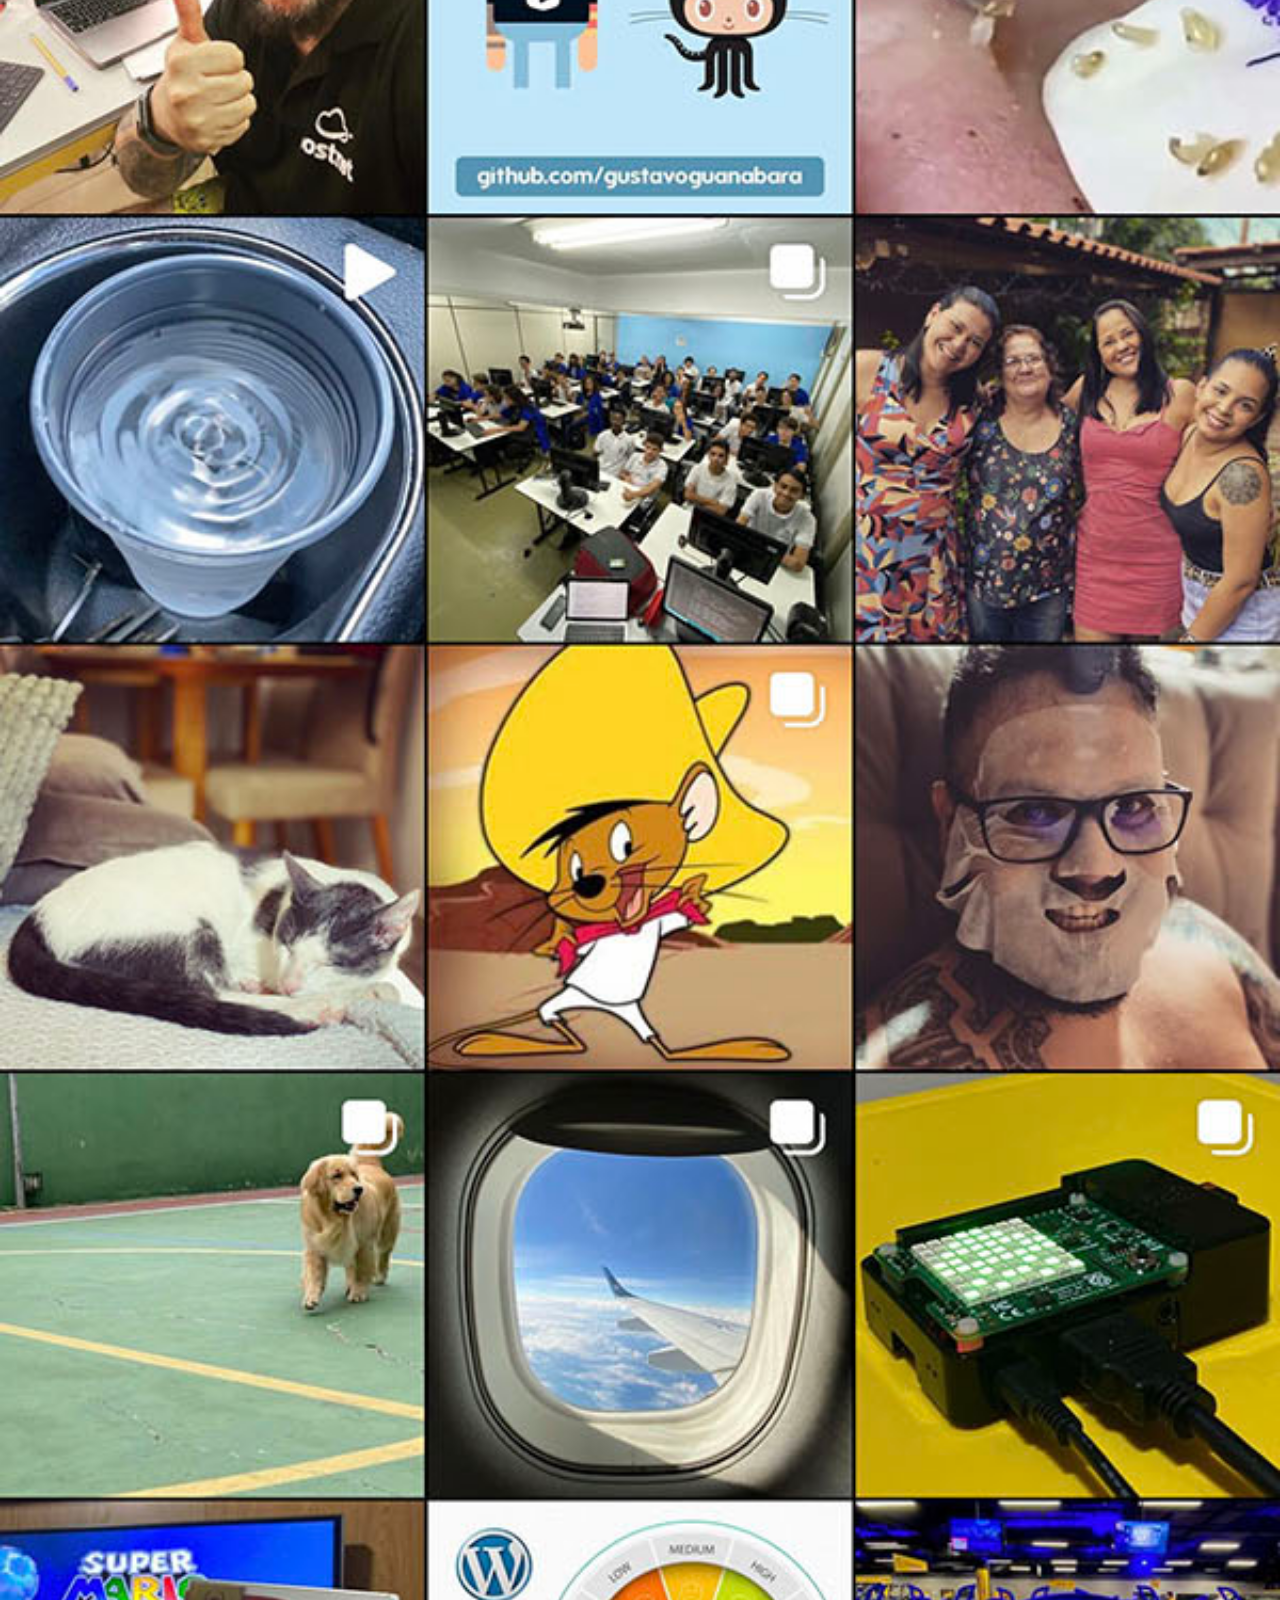
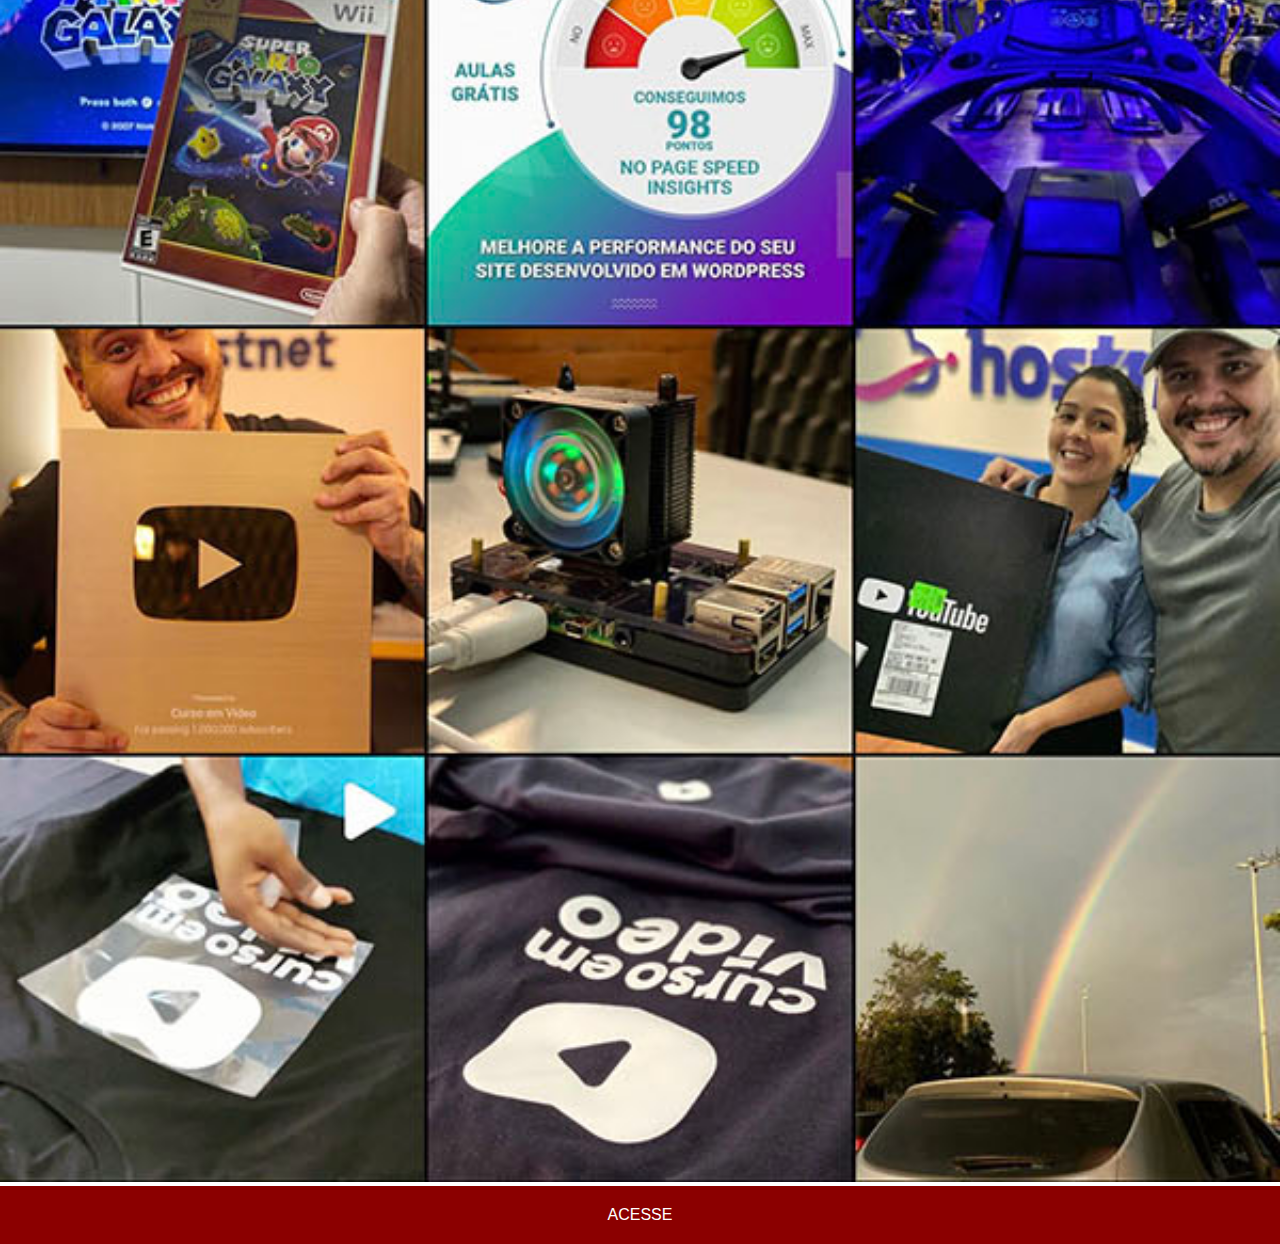
<file: instagran.html>
<!DOCTYPE html>
<html lang="pt-br">
<head>
    <meta charset="UTF-8">
    <meta http-equiv="X-UA-Compatible" content="IE=edge">
    <meta name="viewport" content="width=device-width, initial-scale=1.0">
    <title>Instagram</title>
    <link rel="stylesheet" href="estilos/social.css">
</head>
<body>
    <img src="imagens/tela-instagram.jpg" alt="Instagram">
    <a href="https://www.instagram.com/gustavoguanabara/?hl=en" target="_blank">ACESSE</a>
</body>
</html>
</file>
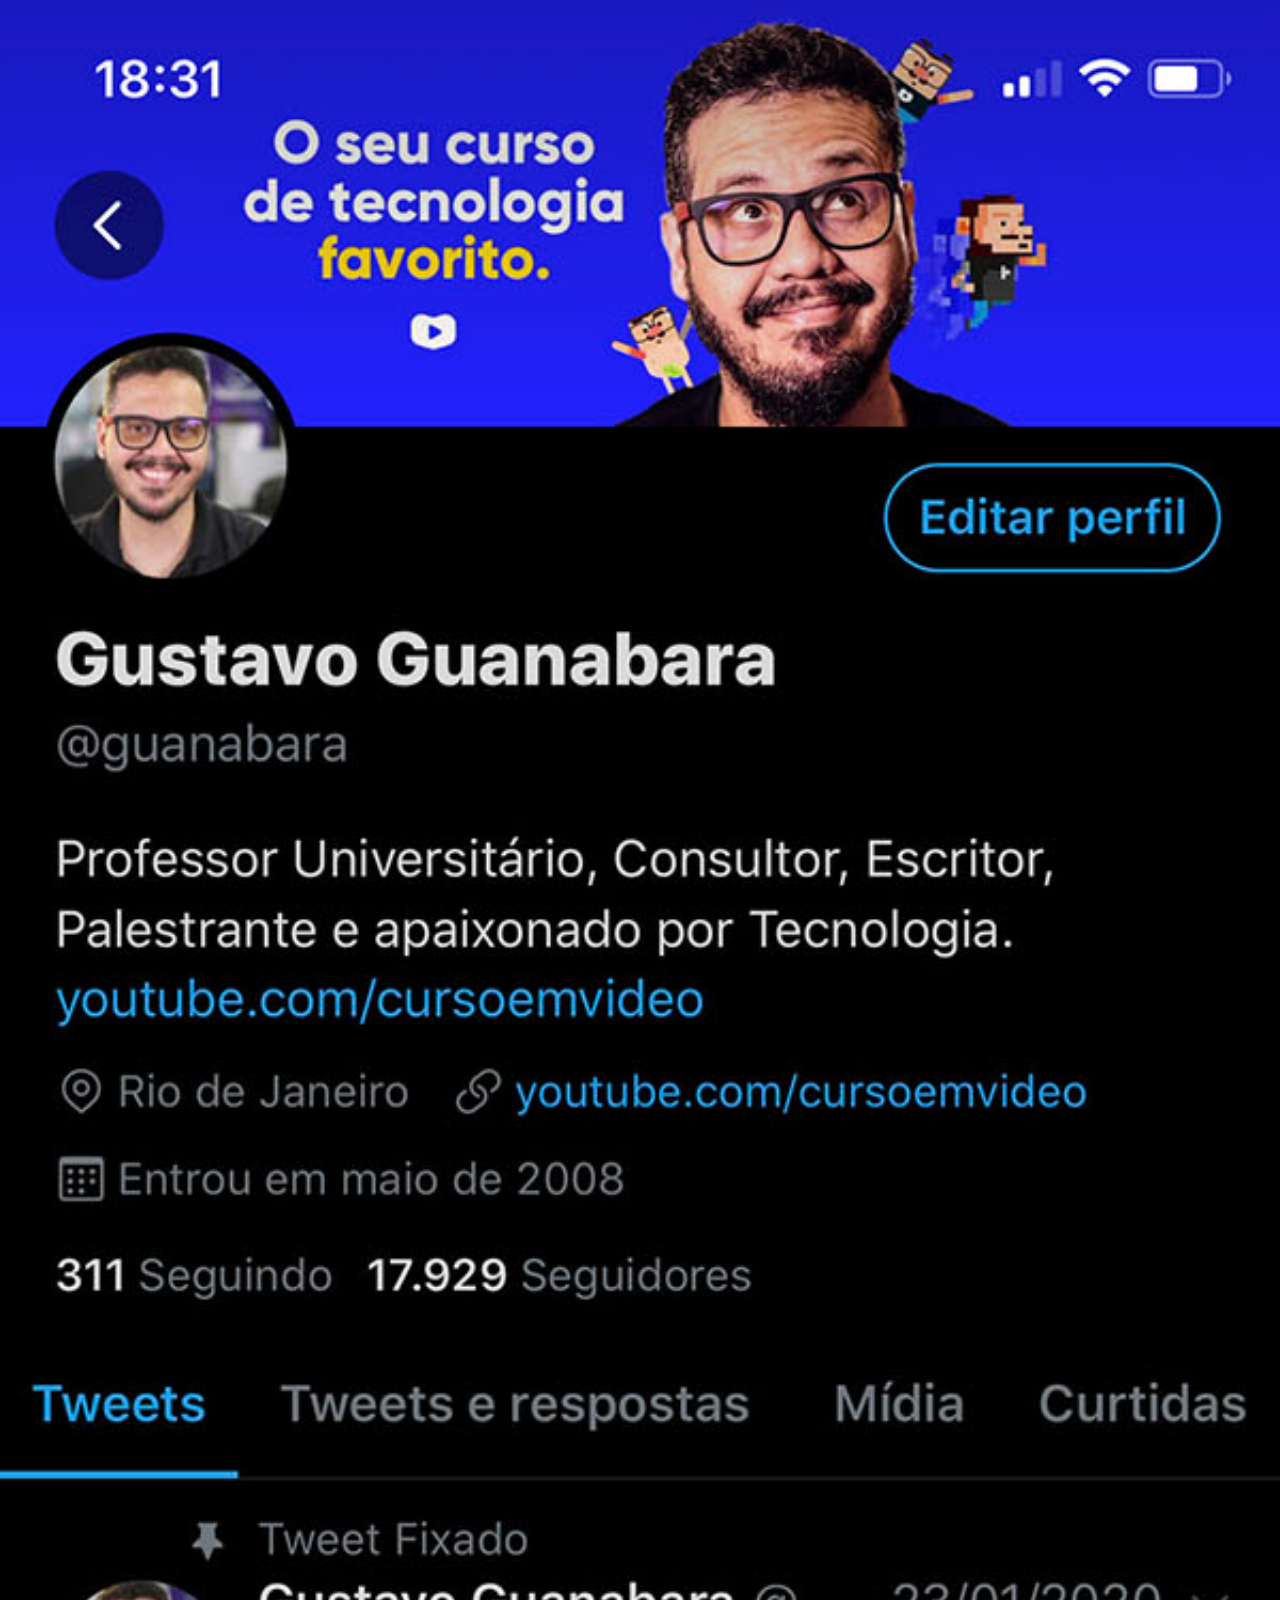
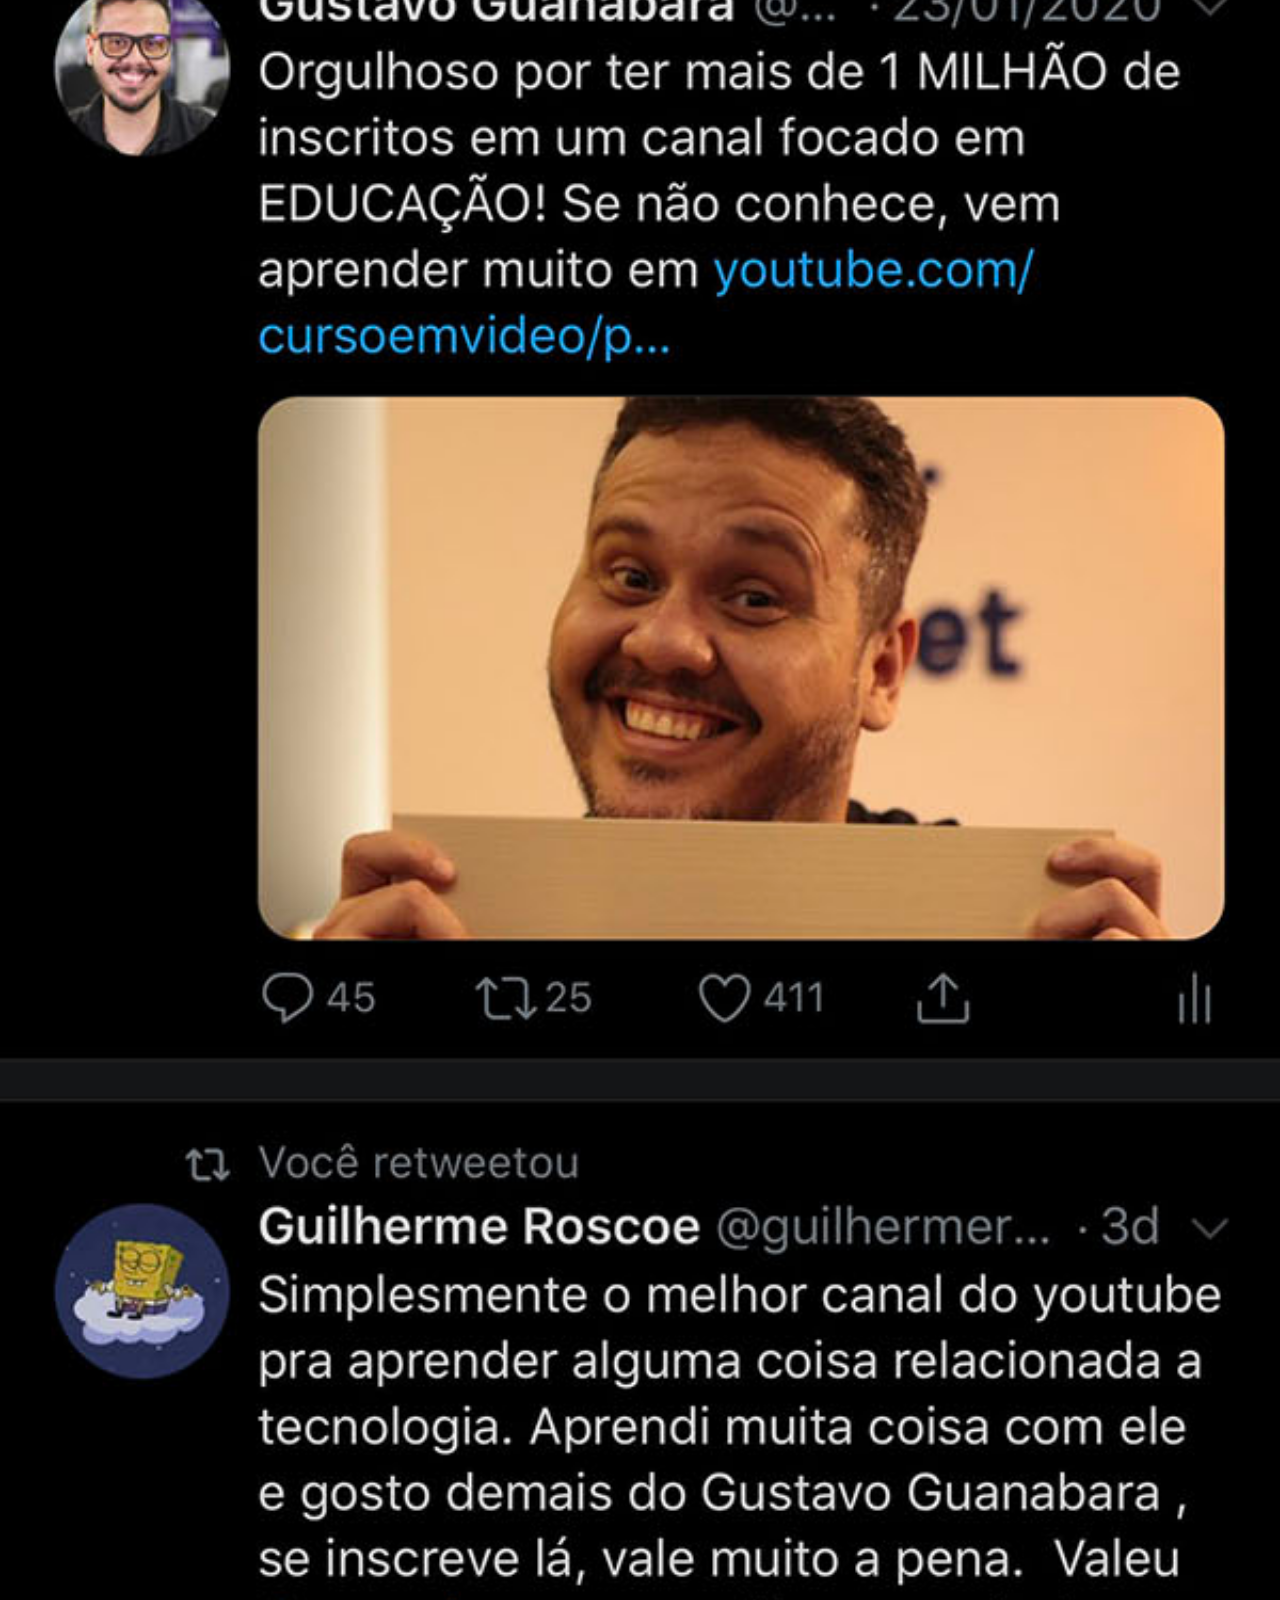
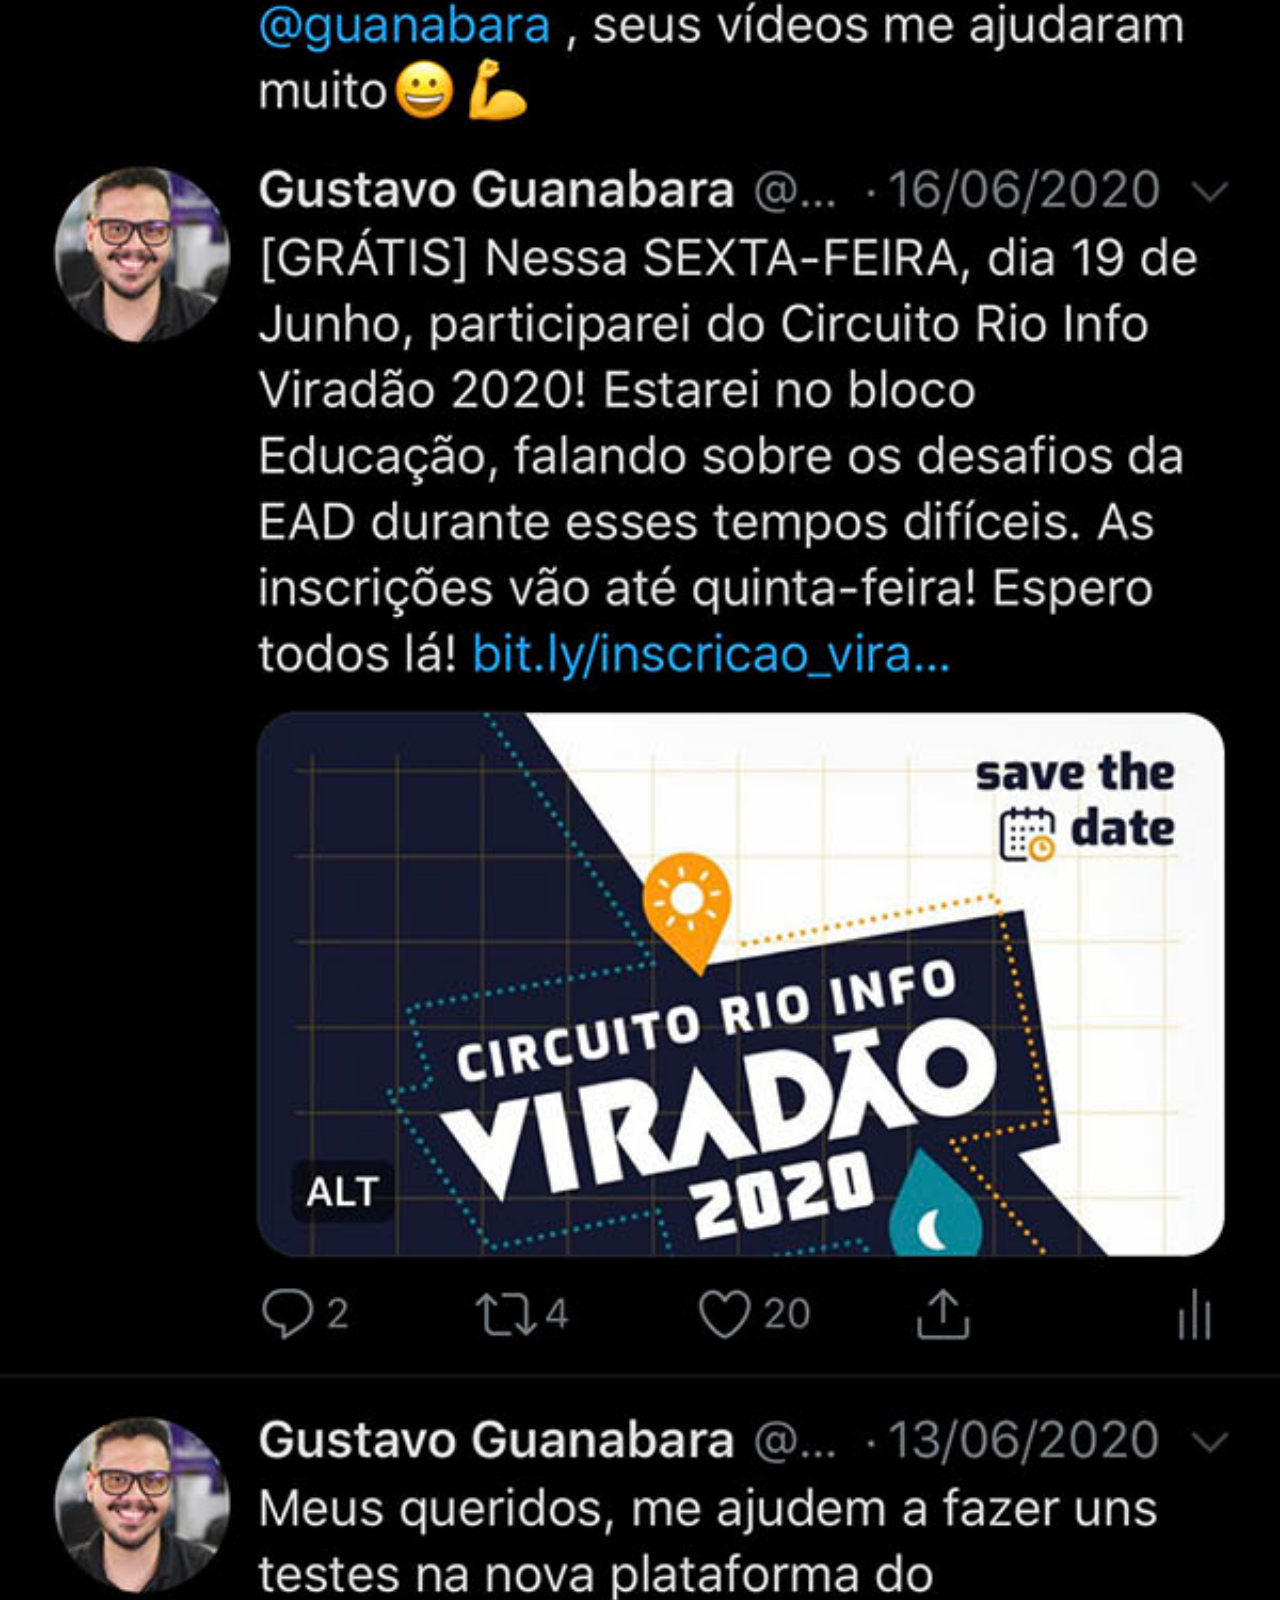
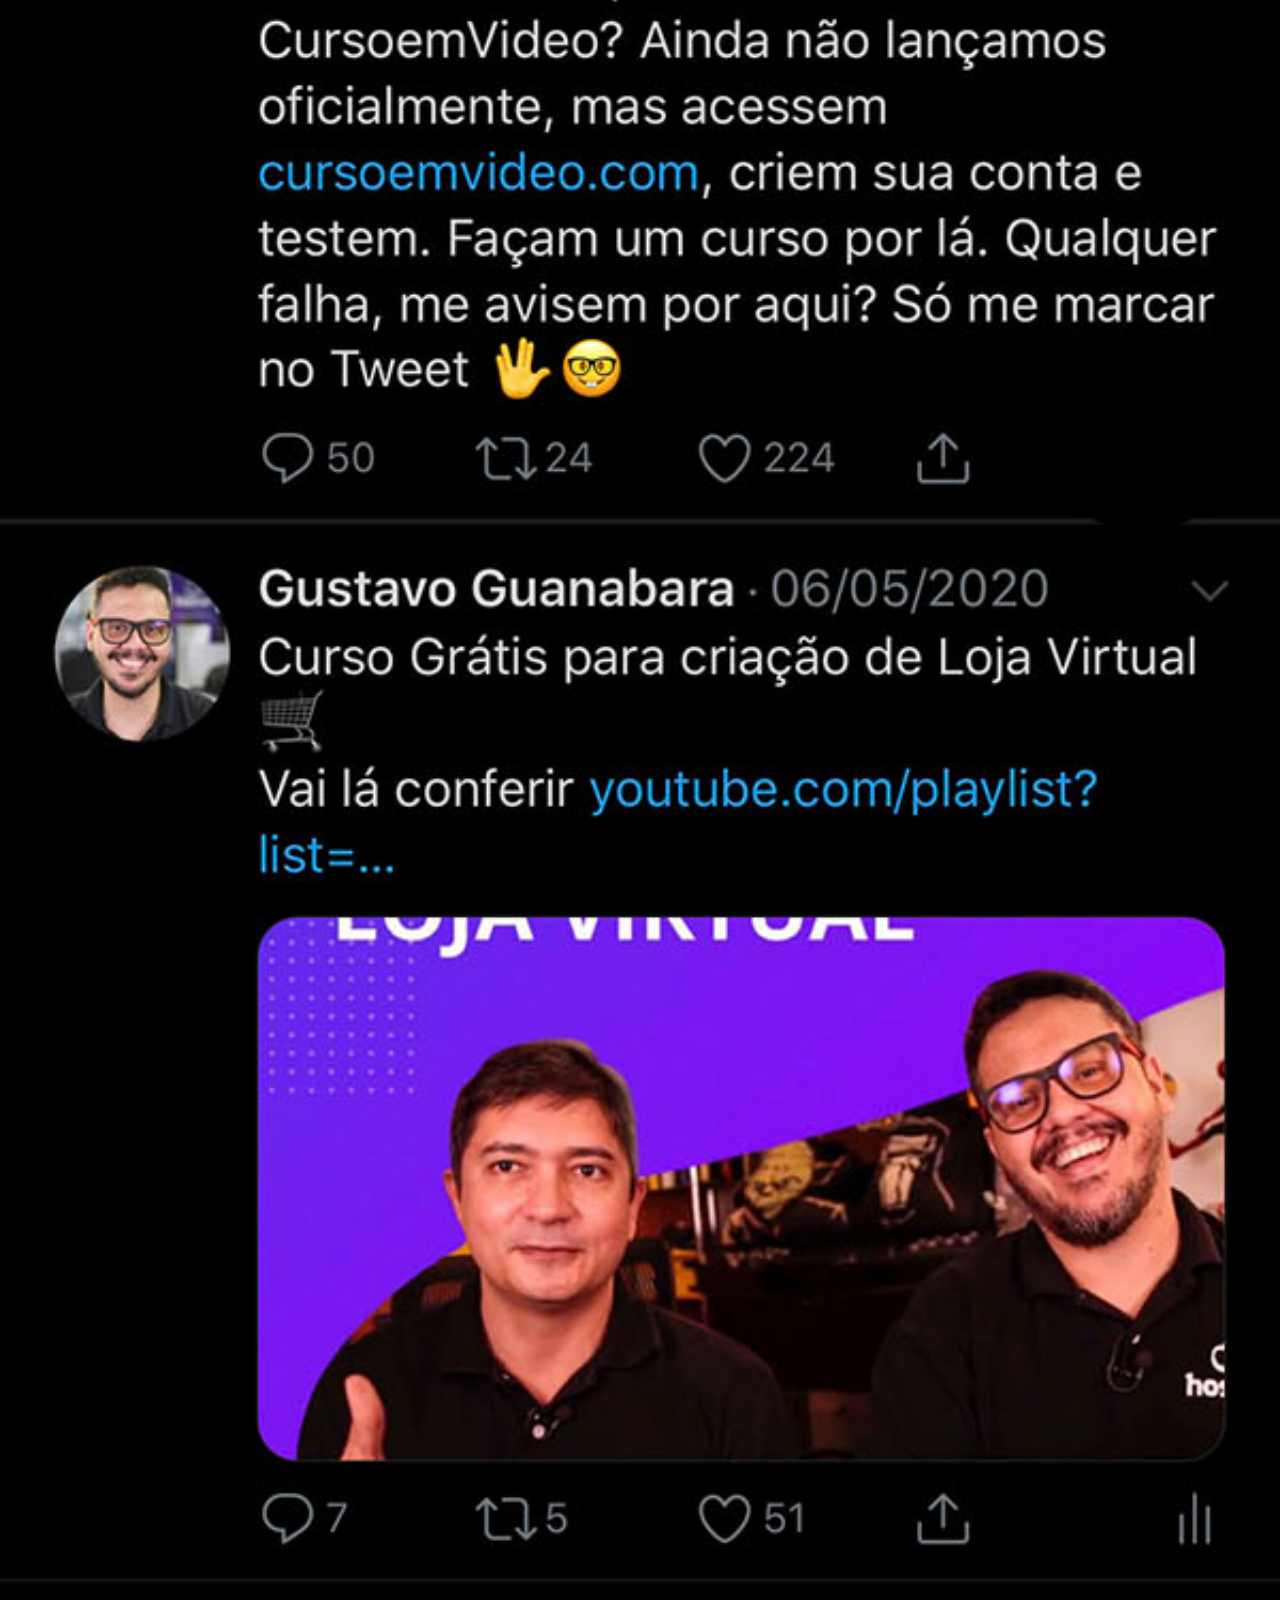
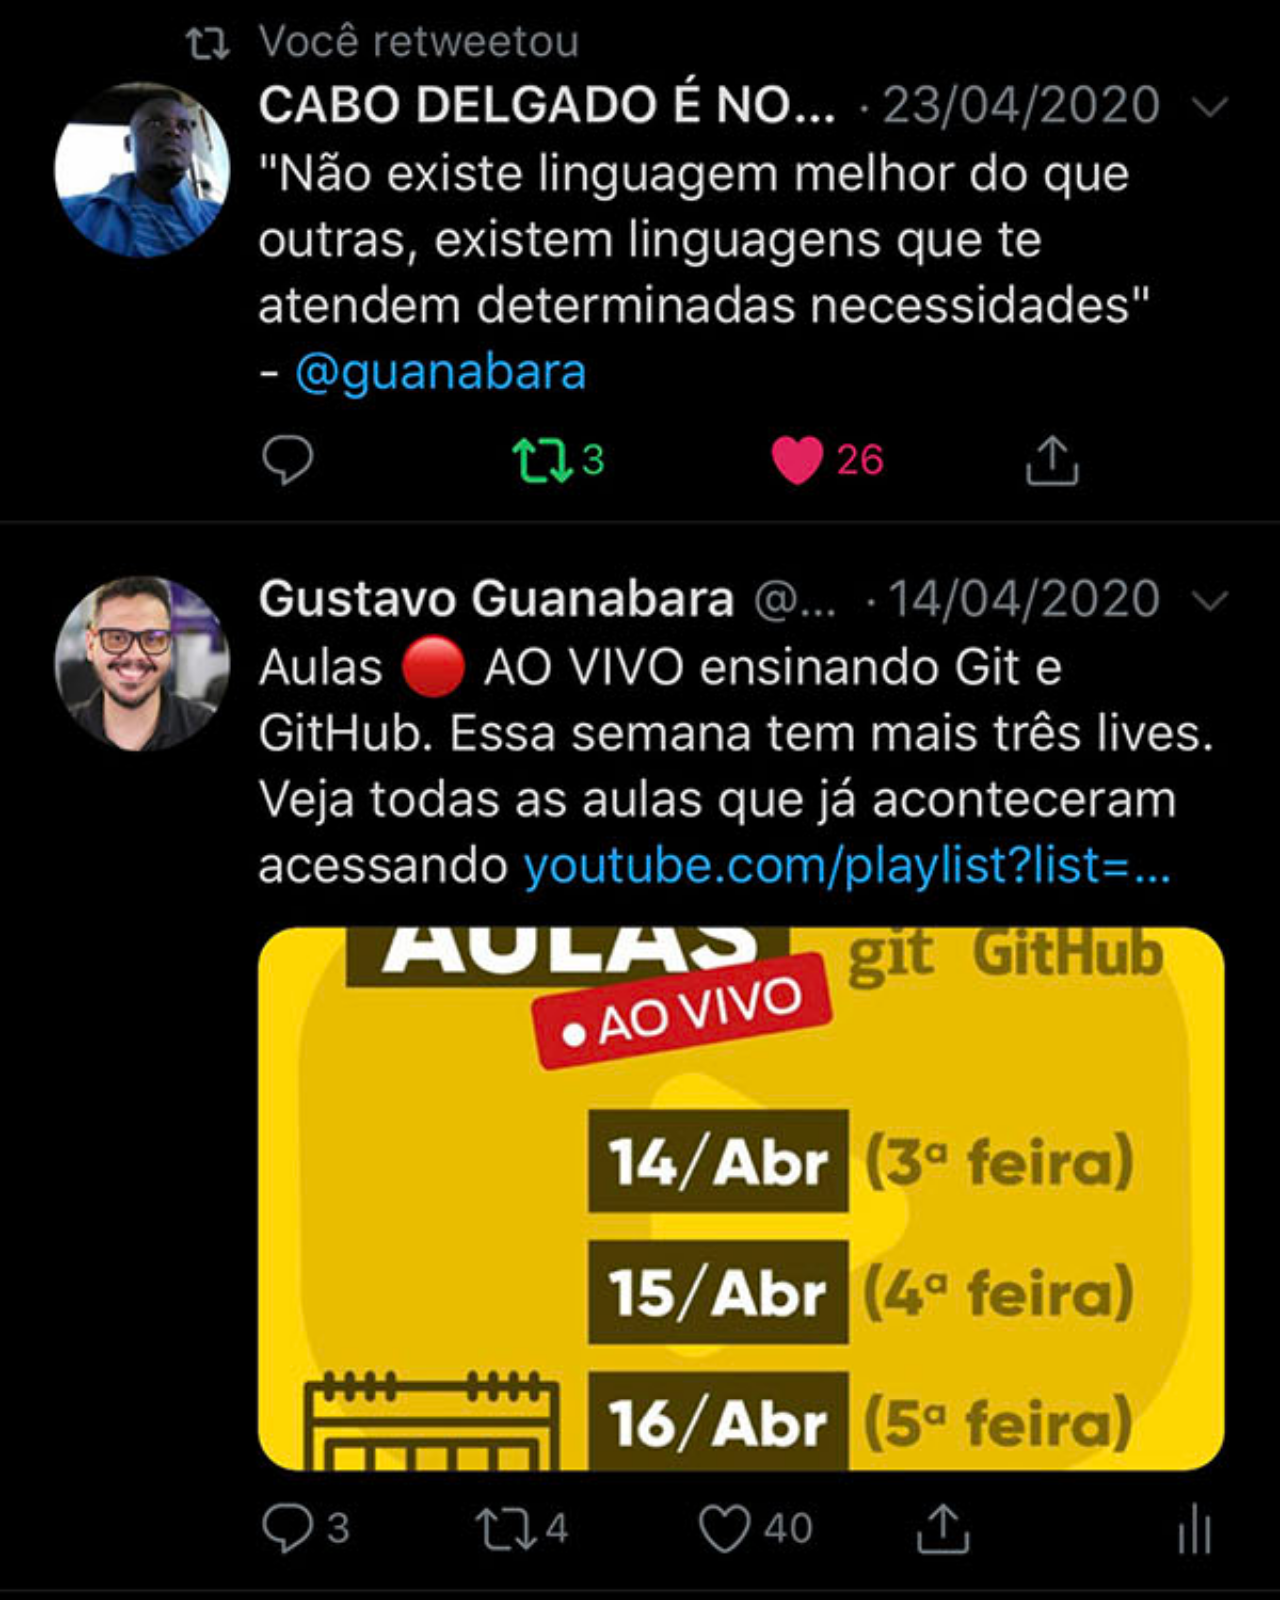
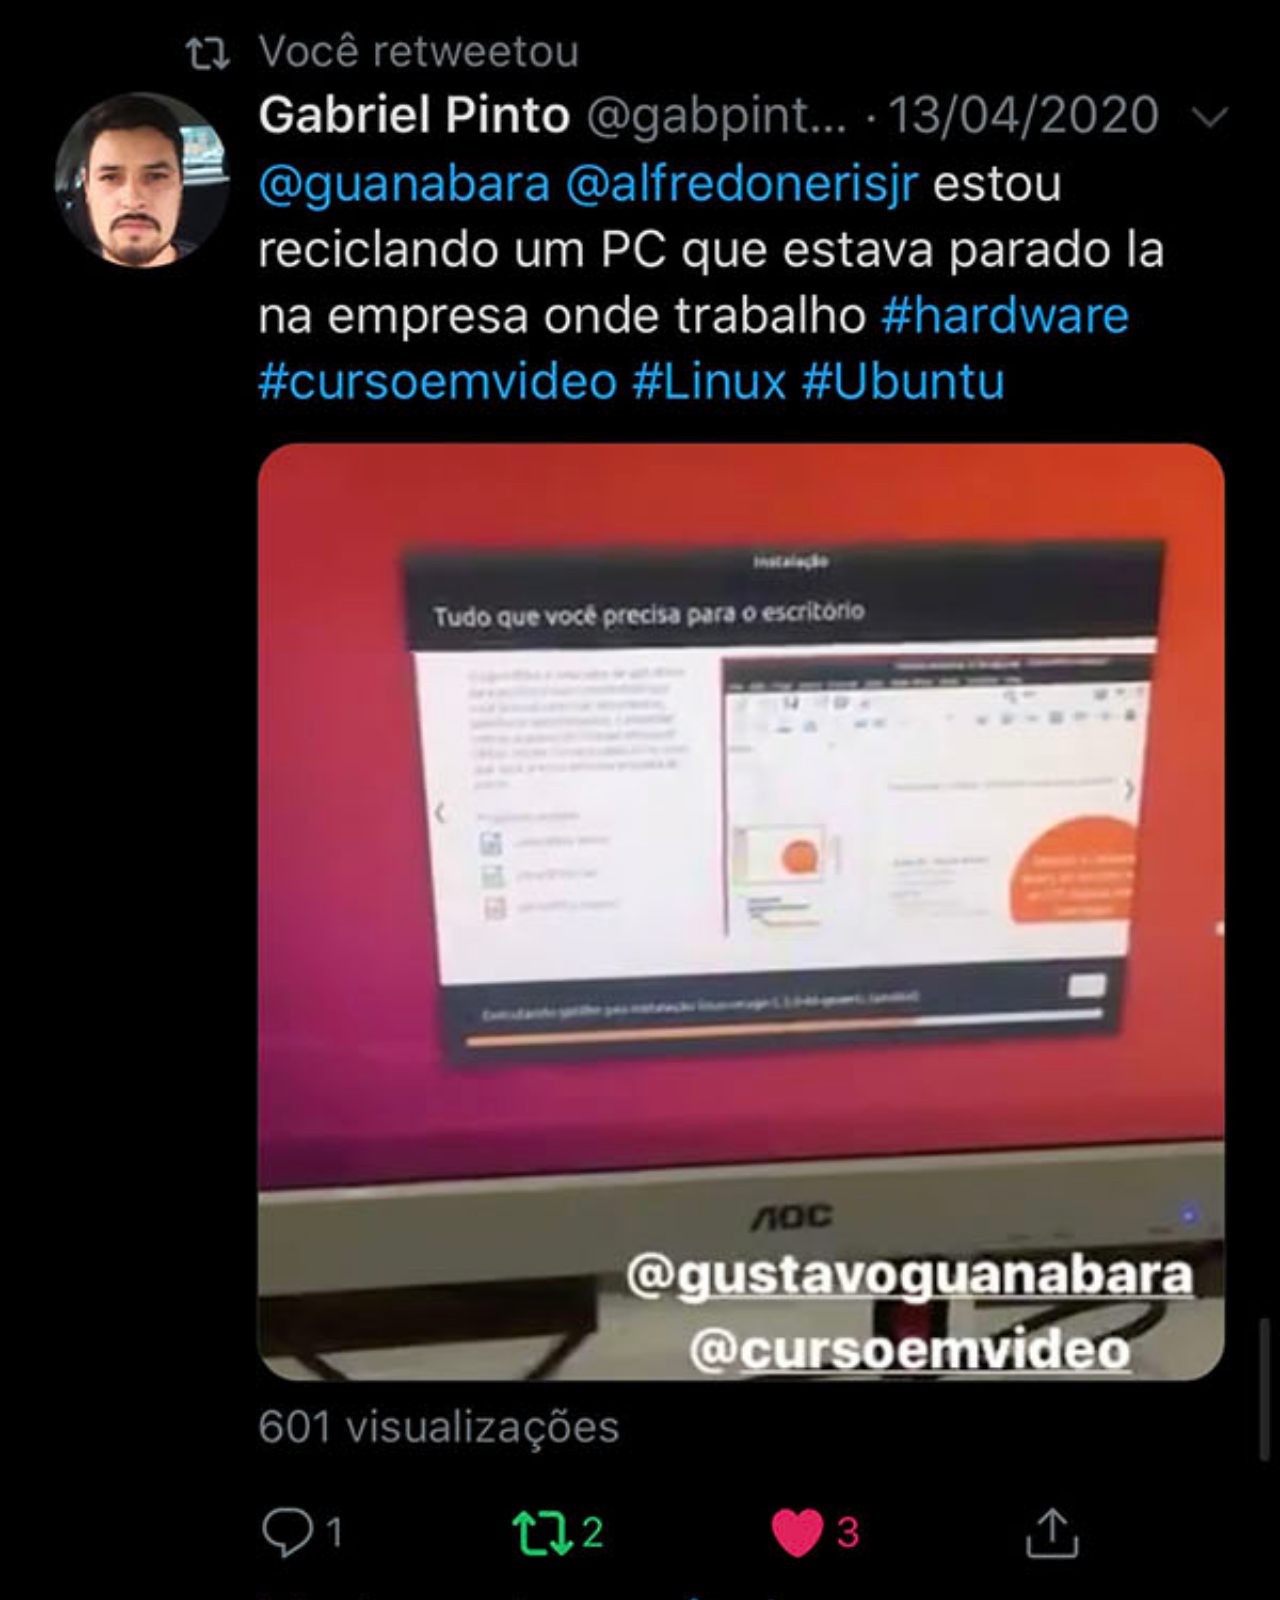
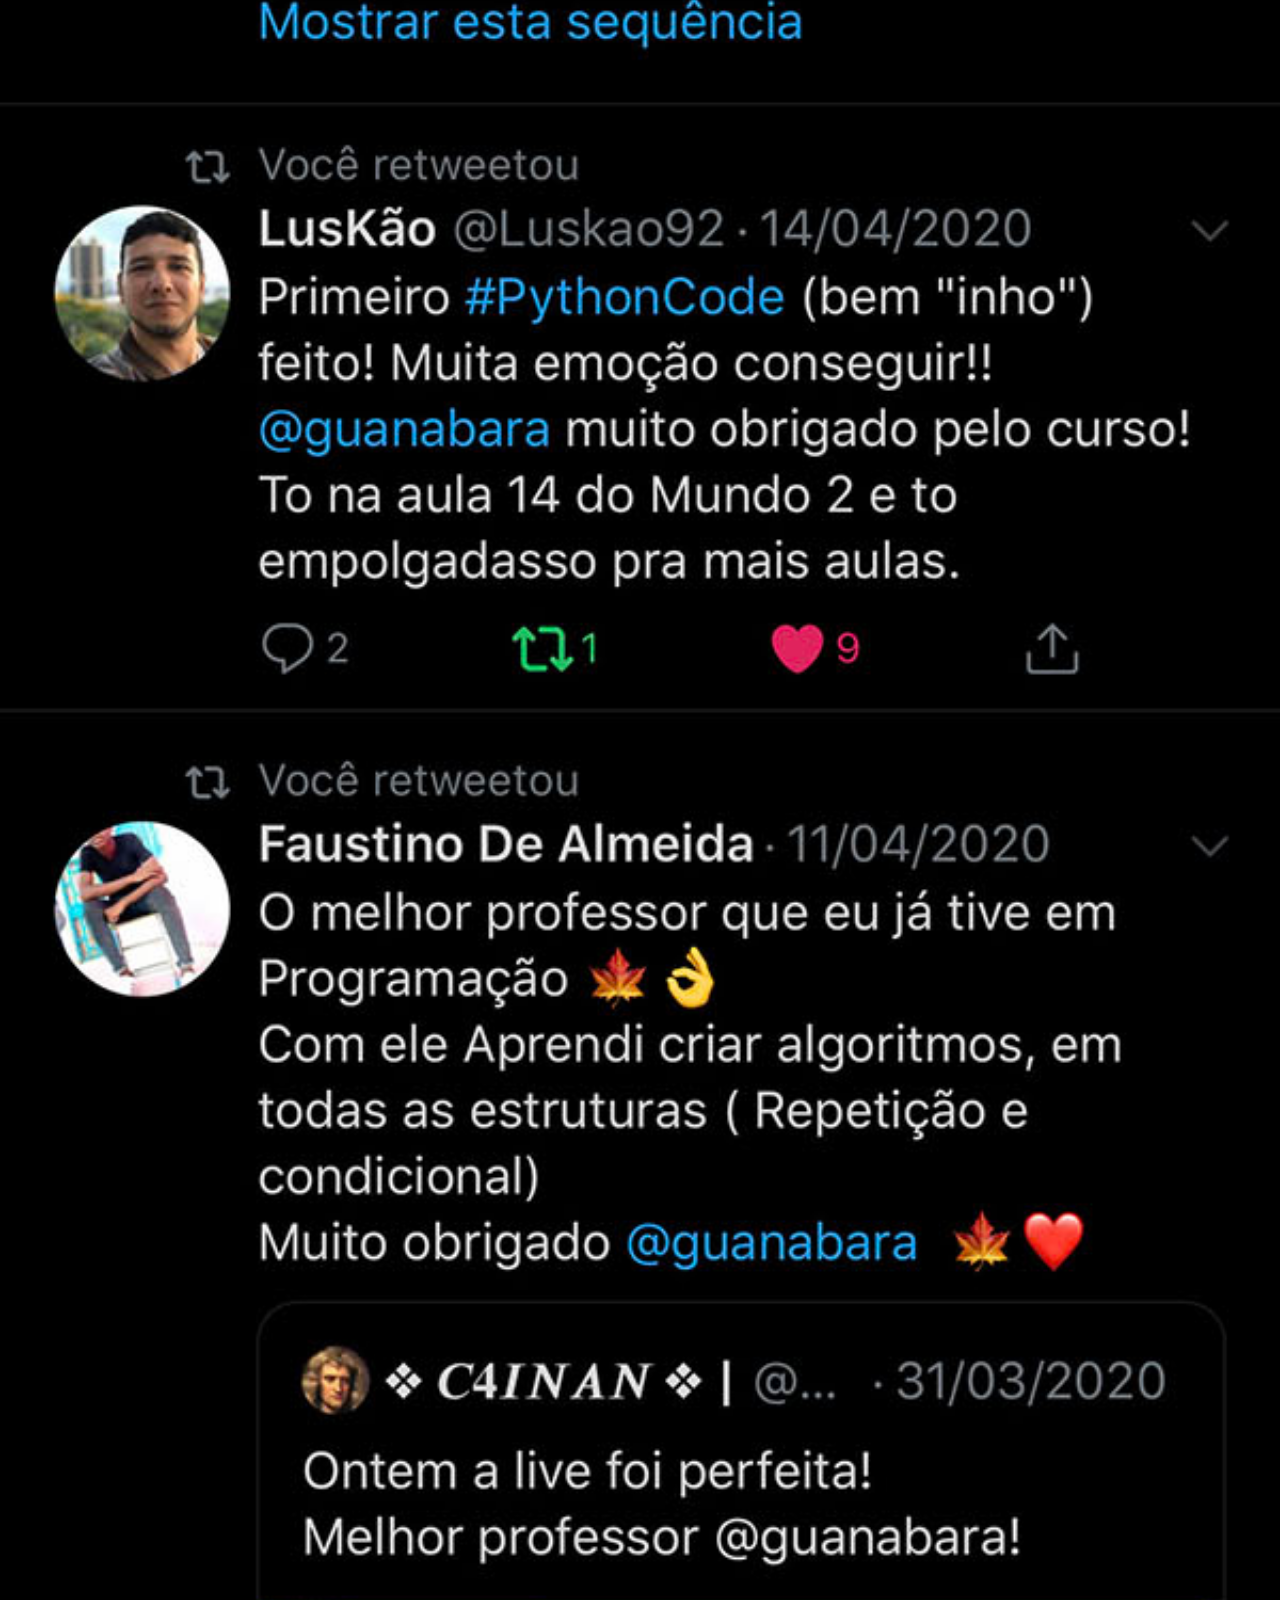
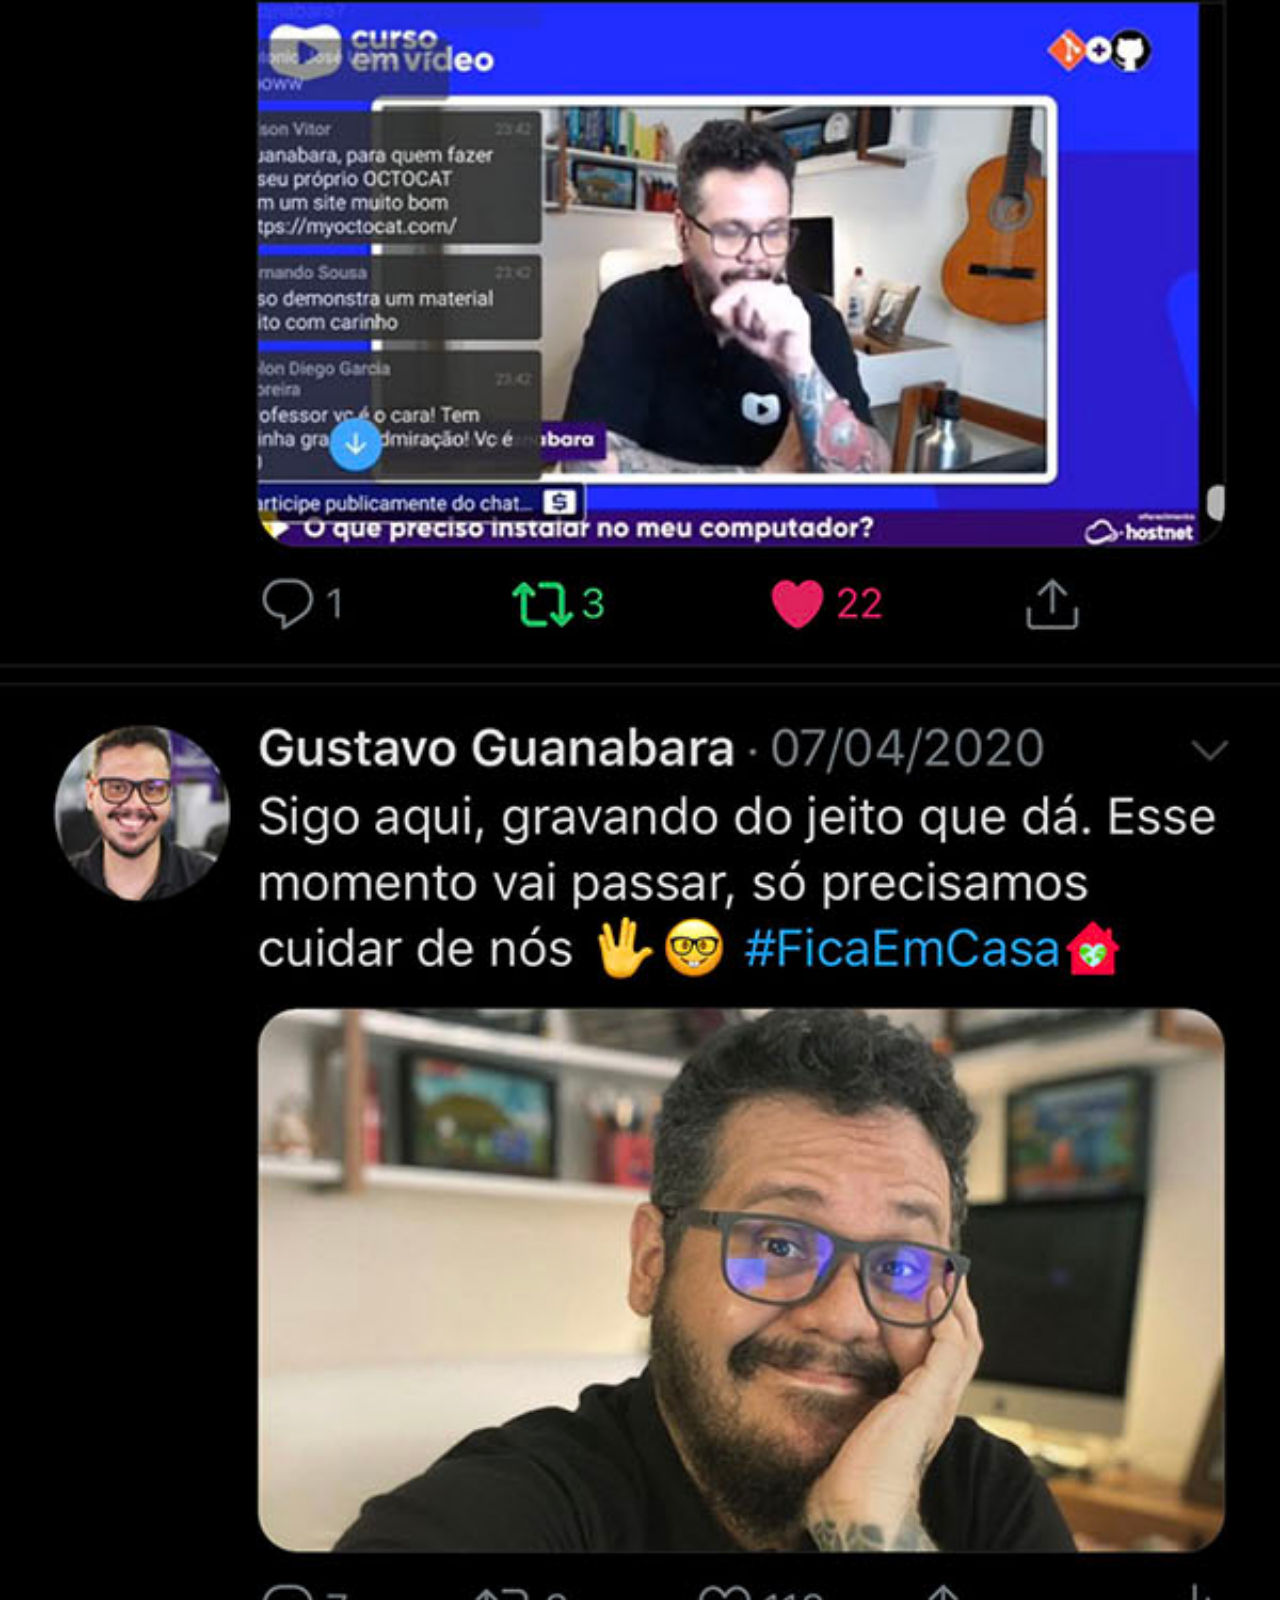
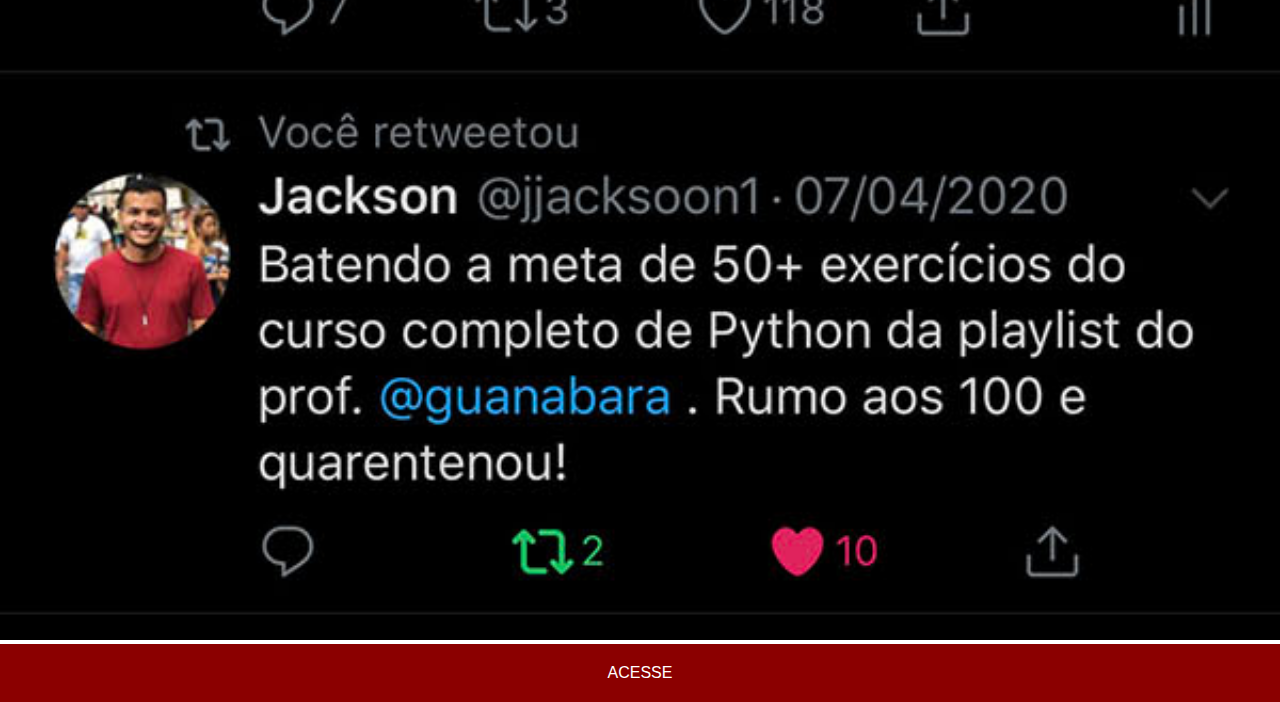
<file: twitter.html>
<!DOCTYPE html>
<html lang="pt-br">
<head>
    <meta charset="UTF-8">
    <meta http-equiv="X-UA-Compatible" content="IE=edge">
    <meta name="viewport" content="width=device-width, initial-scale=1.0">
    <title>Twitter</title>
    <link rel="stylesheet" href="estilos/social.css">
</head>
<body>
    <img src="imagens/tela-twitter.jpg" alt="Twitter">
    <a href="https://twitter.com/guanabara" target="_blank">ACESSE</a>
</body>
</html>
</file>
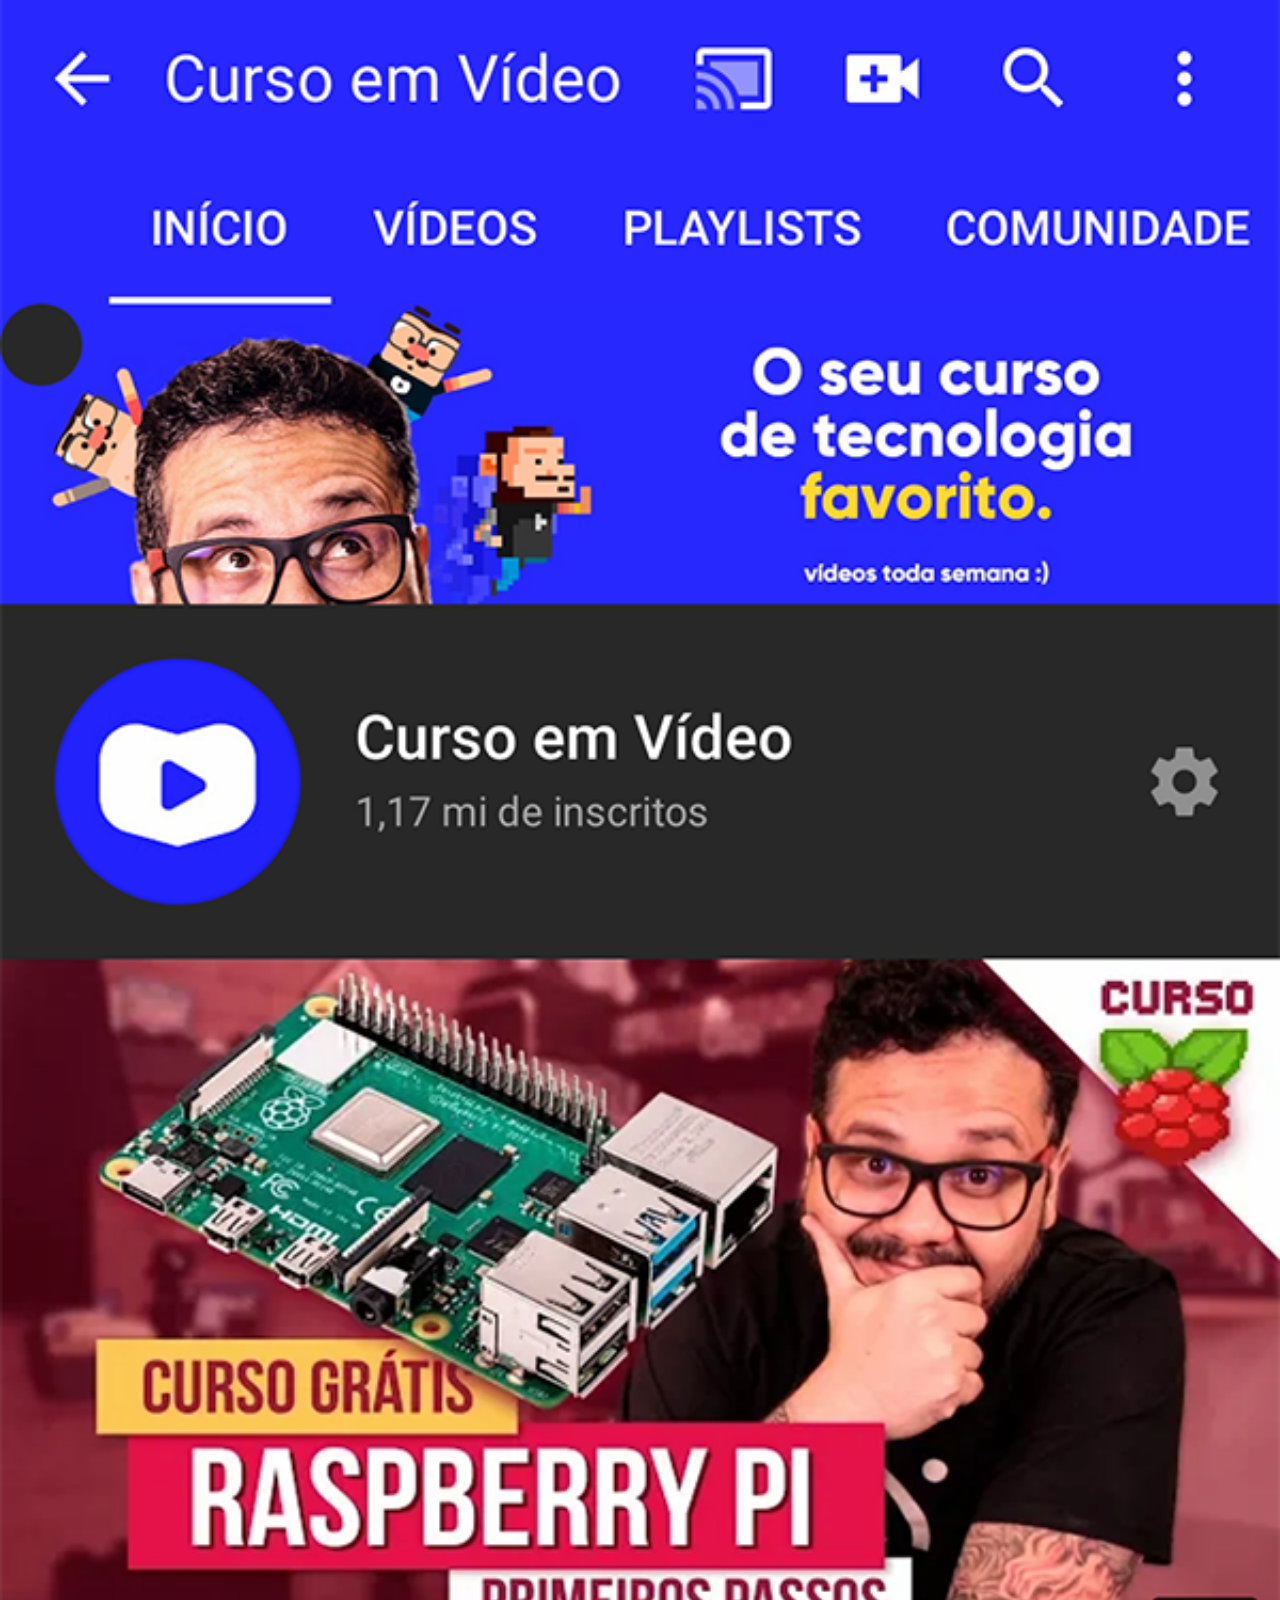
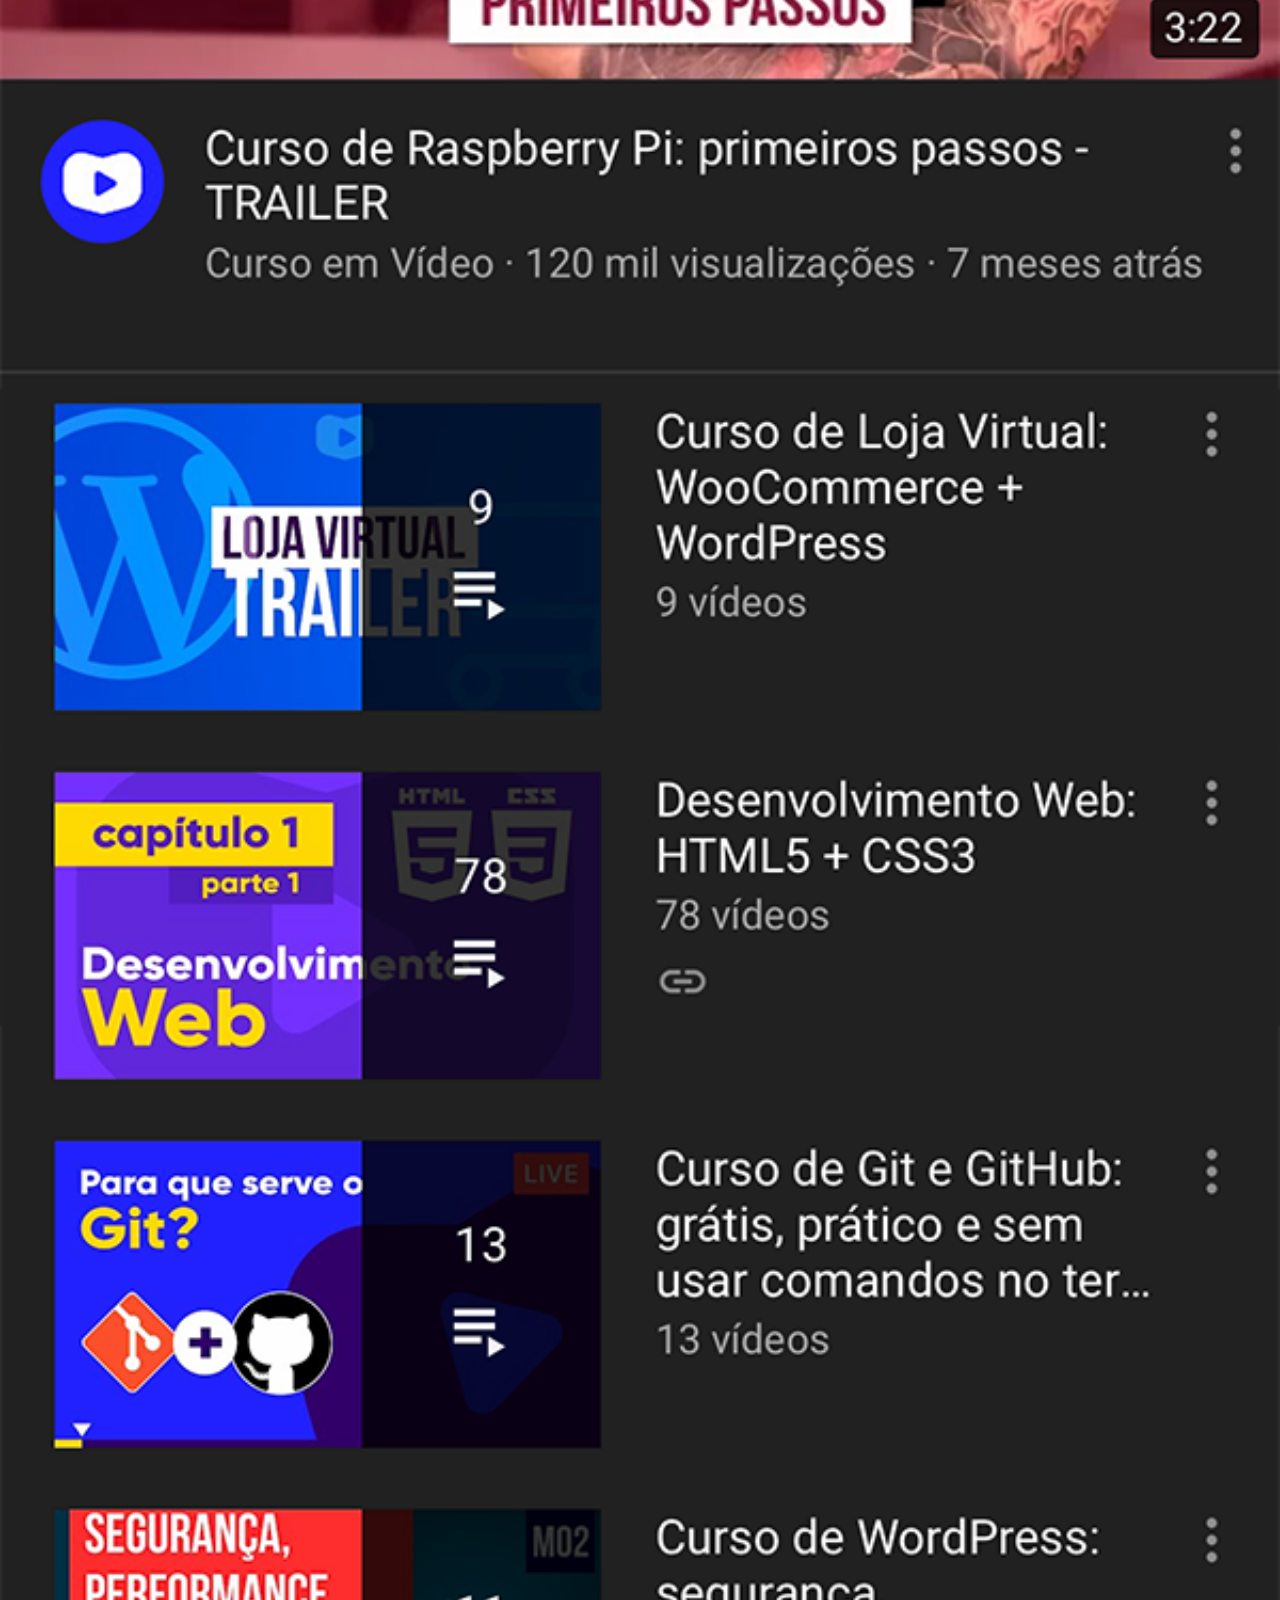
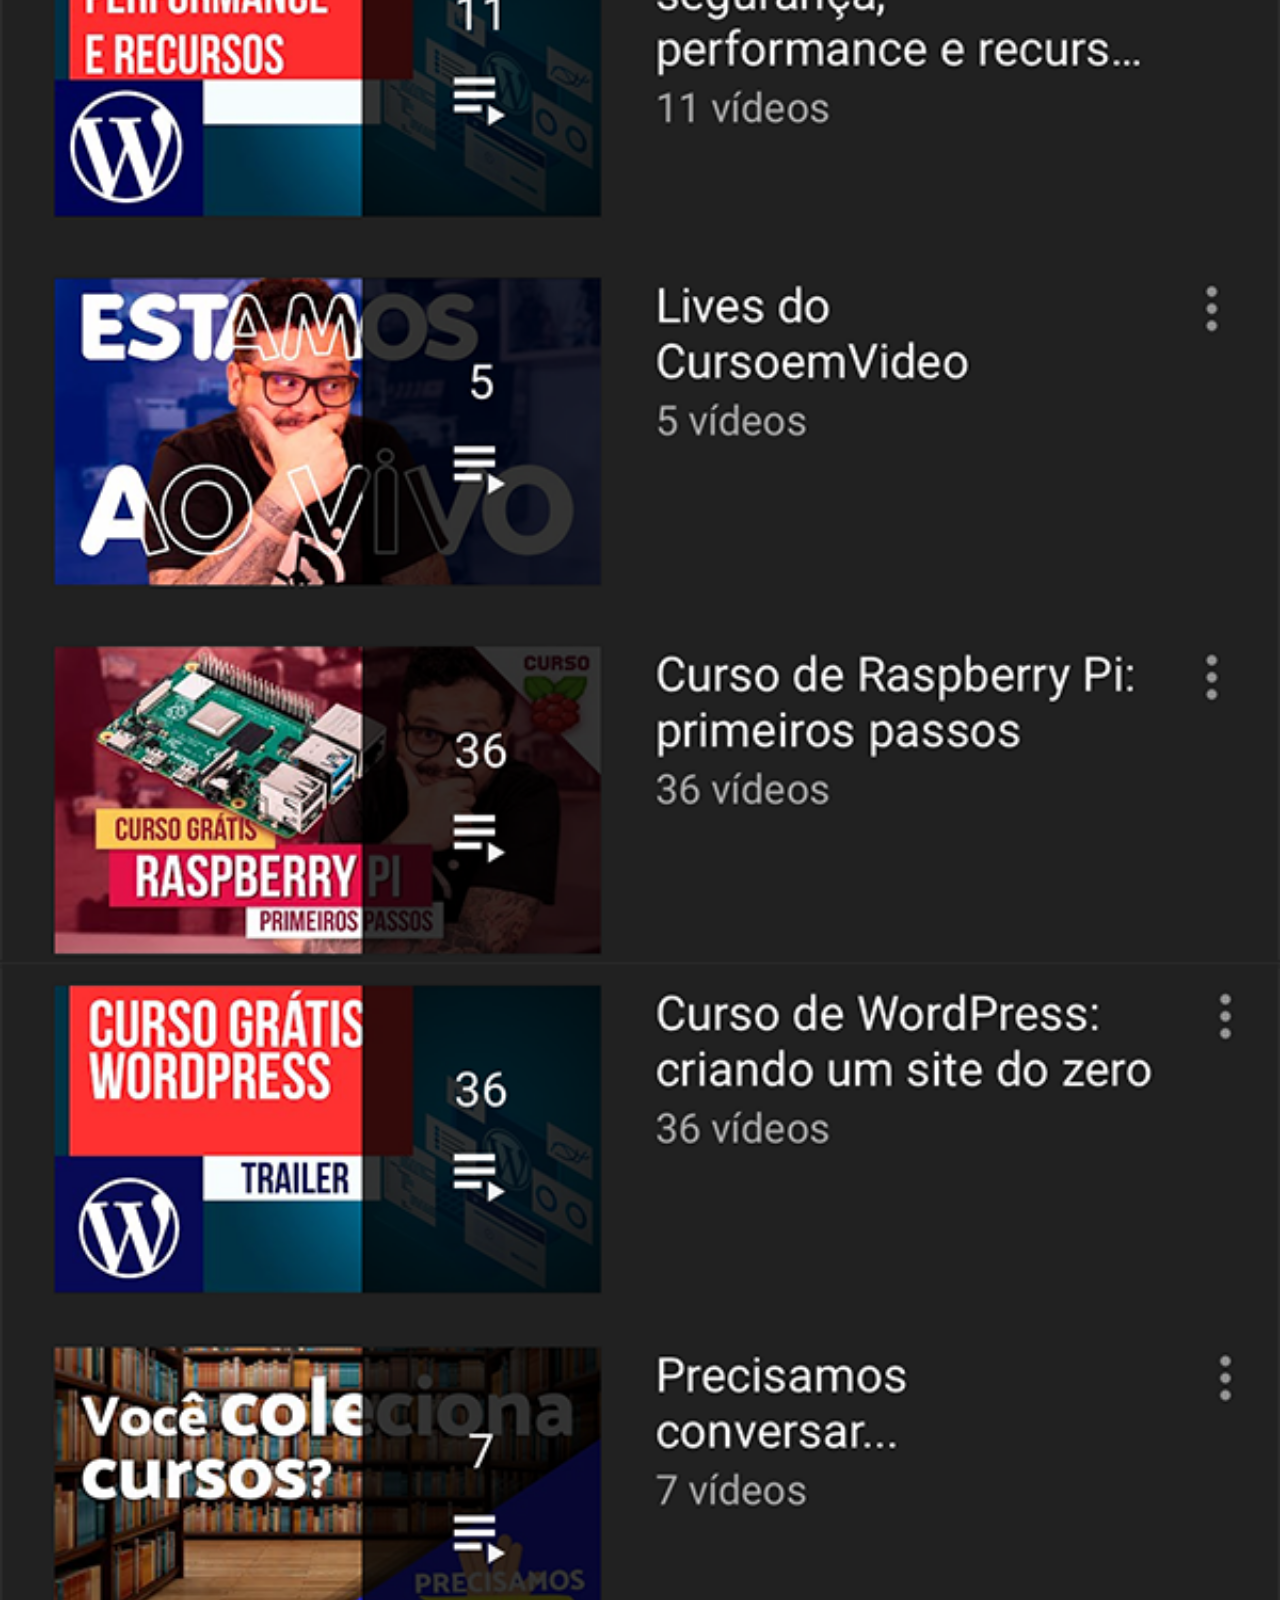
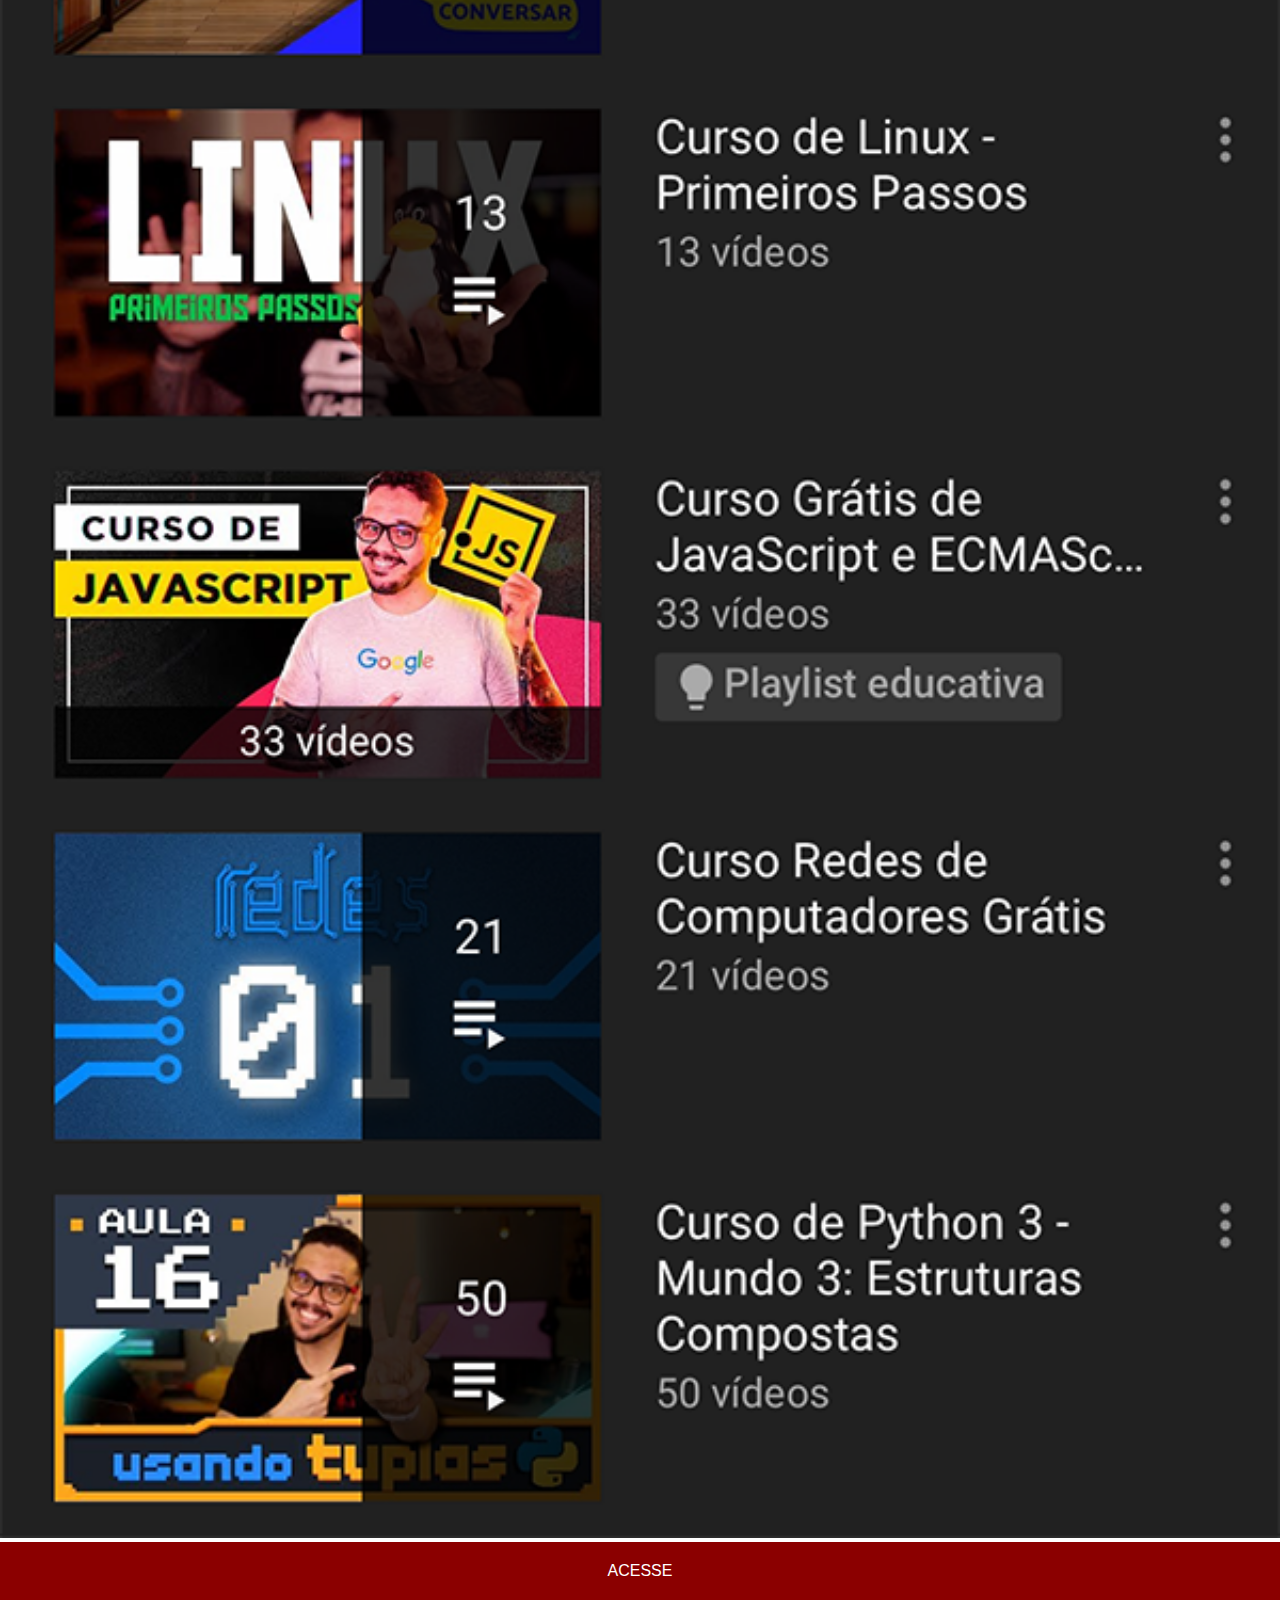
<file: youtube.html>
<!DOCTYPE html>
<html lang="pt-br">

<head>
    <meta charset="UTF-8">
    <meta http-equiv="X-UA-Compatible" content="IE=edge">
    <meta name="viewport" content="width=device-width, initial-scale=1.0">
    <title>YouTube</title>
    <link rel="stylesheet" href="estilos/social.css">
</head>

<body>
    <img src="imagens/tela-youtube.png" alt="YouTube">
    <a href="https://www.youtube.com/cursoemvideo/playlists" target="_blank">ACESSE</a>
</body>

</html>
</file>
<file: estilos/style.css>
@charset "UTF-8";

*{
    margin: 0px;
    padding: 0px;
    font-family: Arial, Helvetica, sans-serif;
}

html, body{
    height: 100vh;
    width: 100vw;
    background-color: black;
}

body{
    background: url(../imagens/fundo-madeira.jpg) no-repeat top center;
    background-size: cover;
    background-attachment: fixed;
}

main{
    position: relative;
    height: 100vh;
}

section#telefone{
    position: absolute;
    top: 50%;
    left: 50%;
    transform: translate(-50%, -50%);

    height: 627px;
    width: 311px;
    background:url(../imagens/frame-iphone.png) no-repeat;

}
</file>
<file: estilos/social.css>
@charset "UTF-8";

*{
    margin: 0px;
    padding: 0px;
    font-family: Arial, Helvetica, sans-serif;
}

::-webkit-scrollbar {
    width: 0px;
    height: 0px;
}

img {
    width: 100vw;
}

a {
    display: block;
    background-color: darkred;
    color: white;
    padding: 20px;
    text-align: center;
    font-size: bolder;
    text-decoration: none;
}

a:hover {
    background-color: red;
}
</file>
